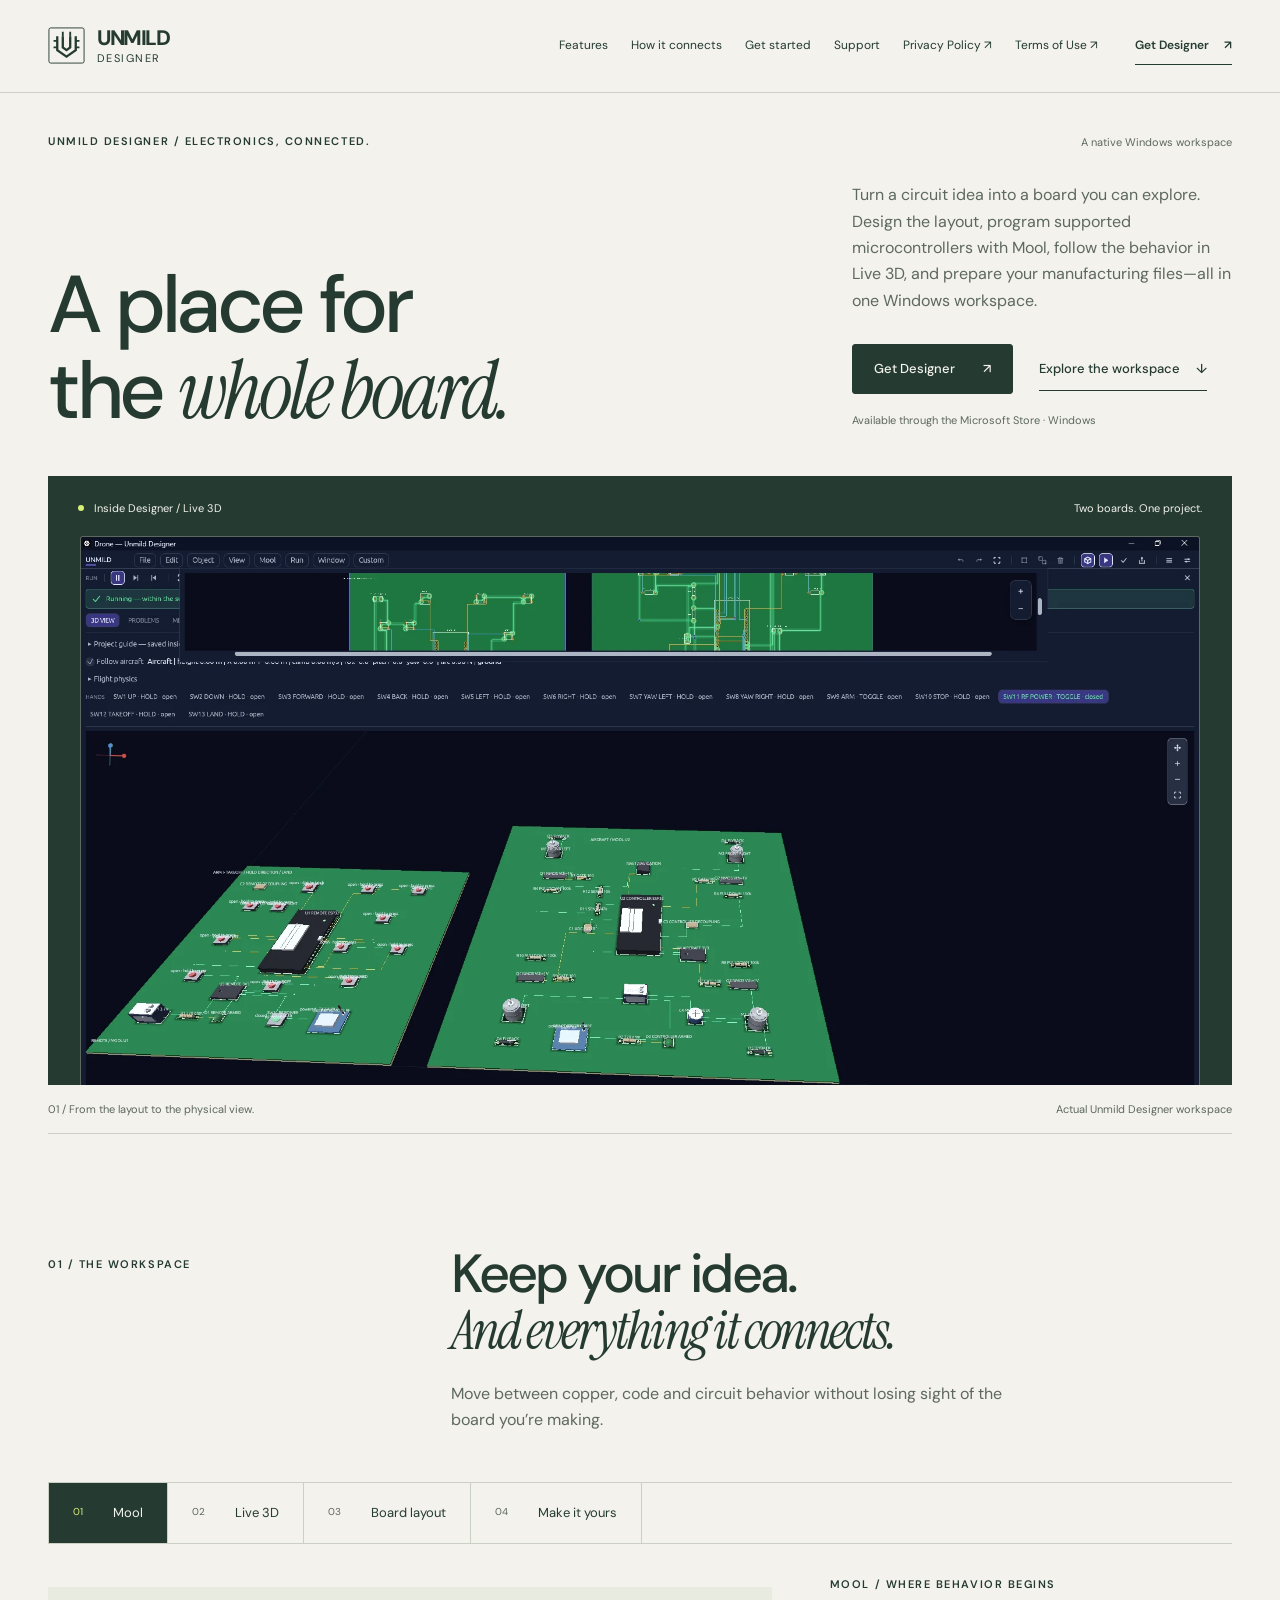
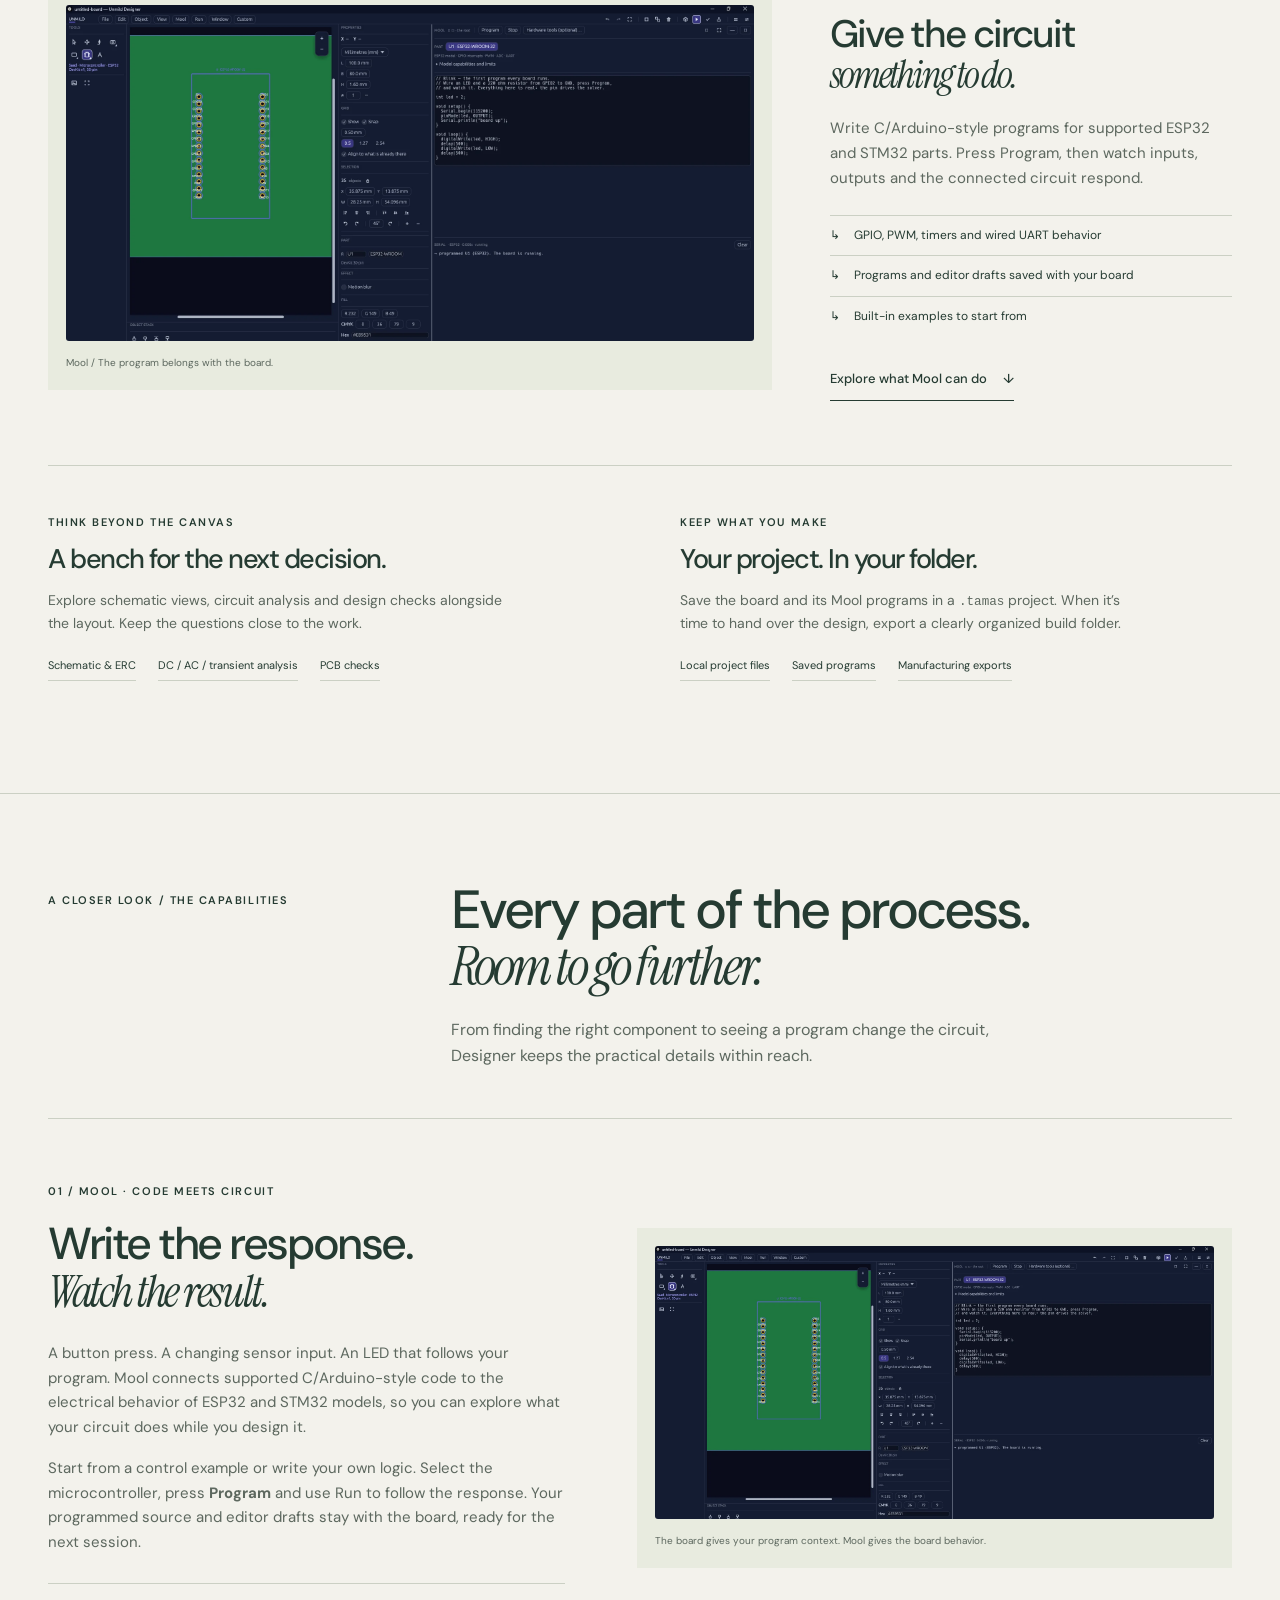
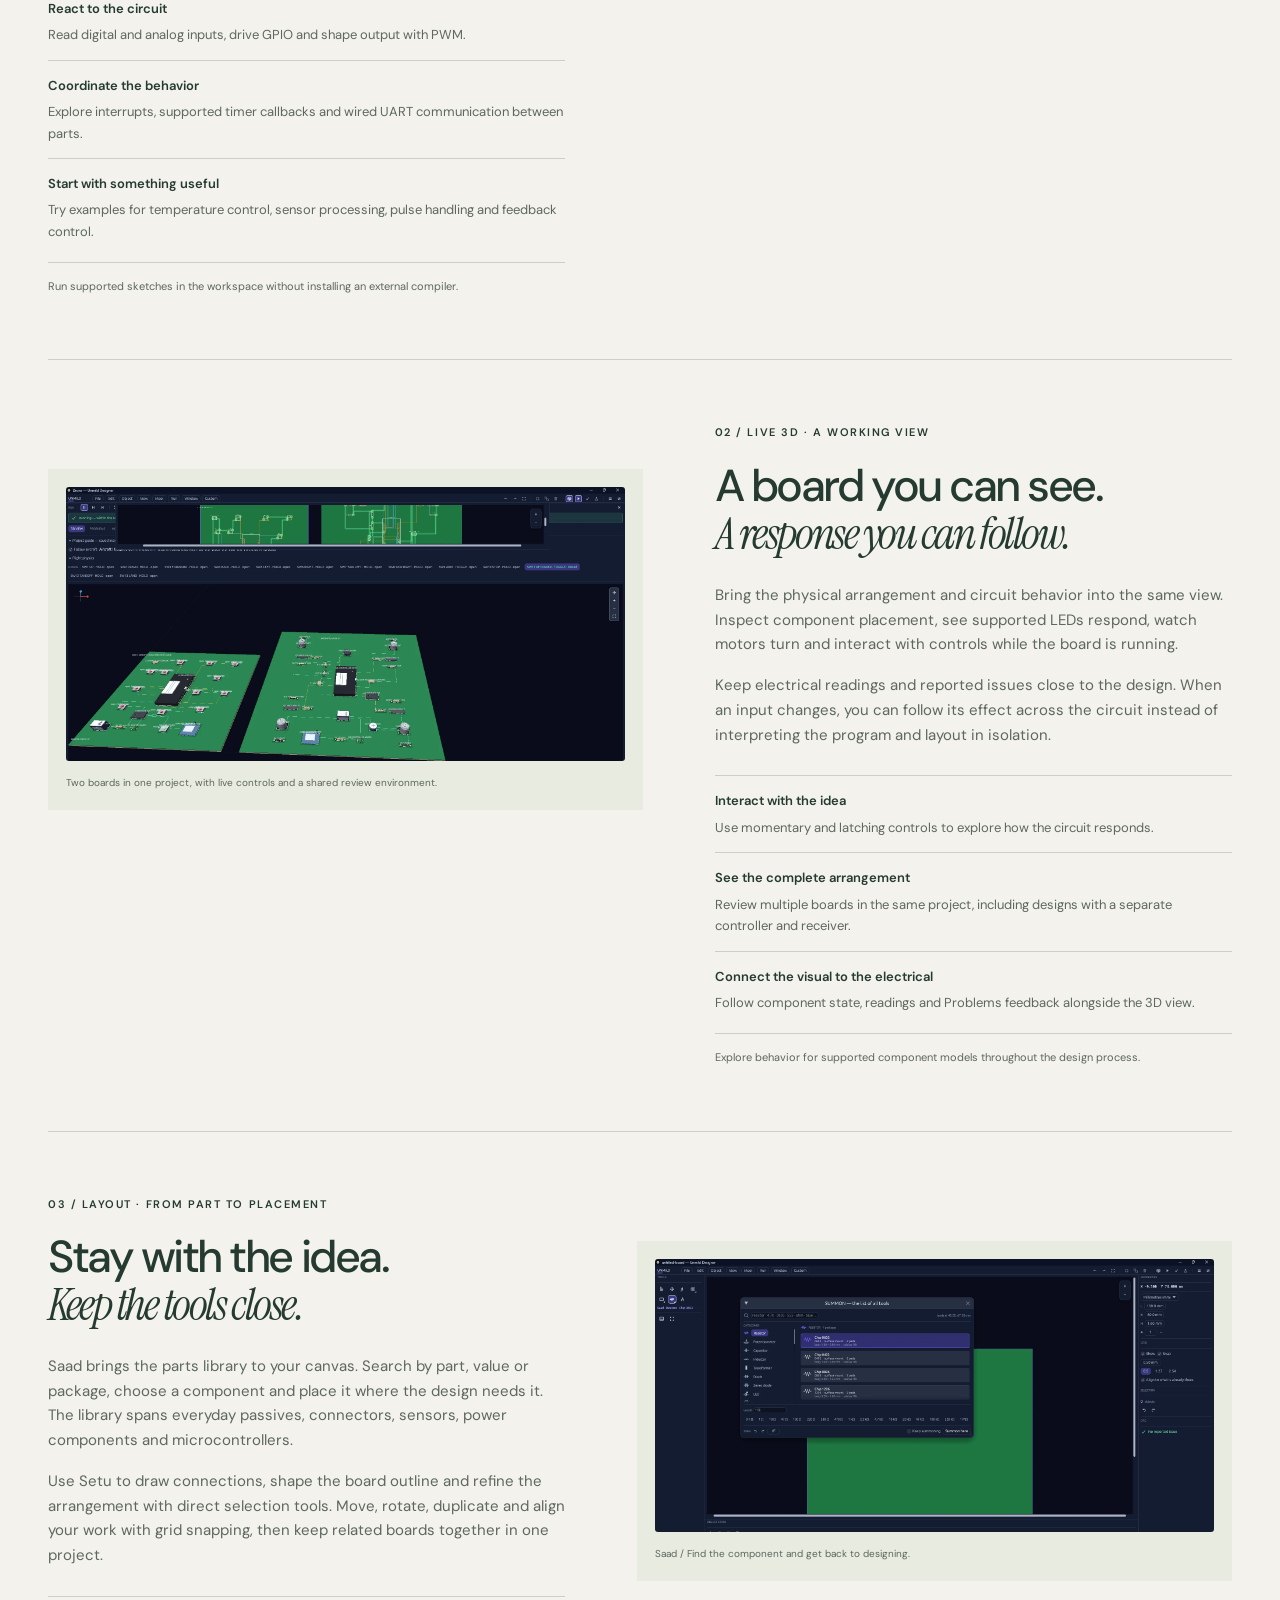
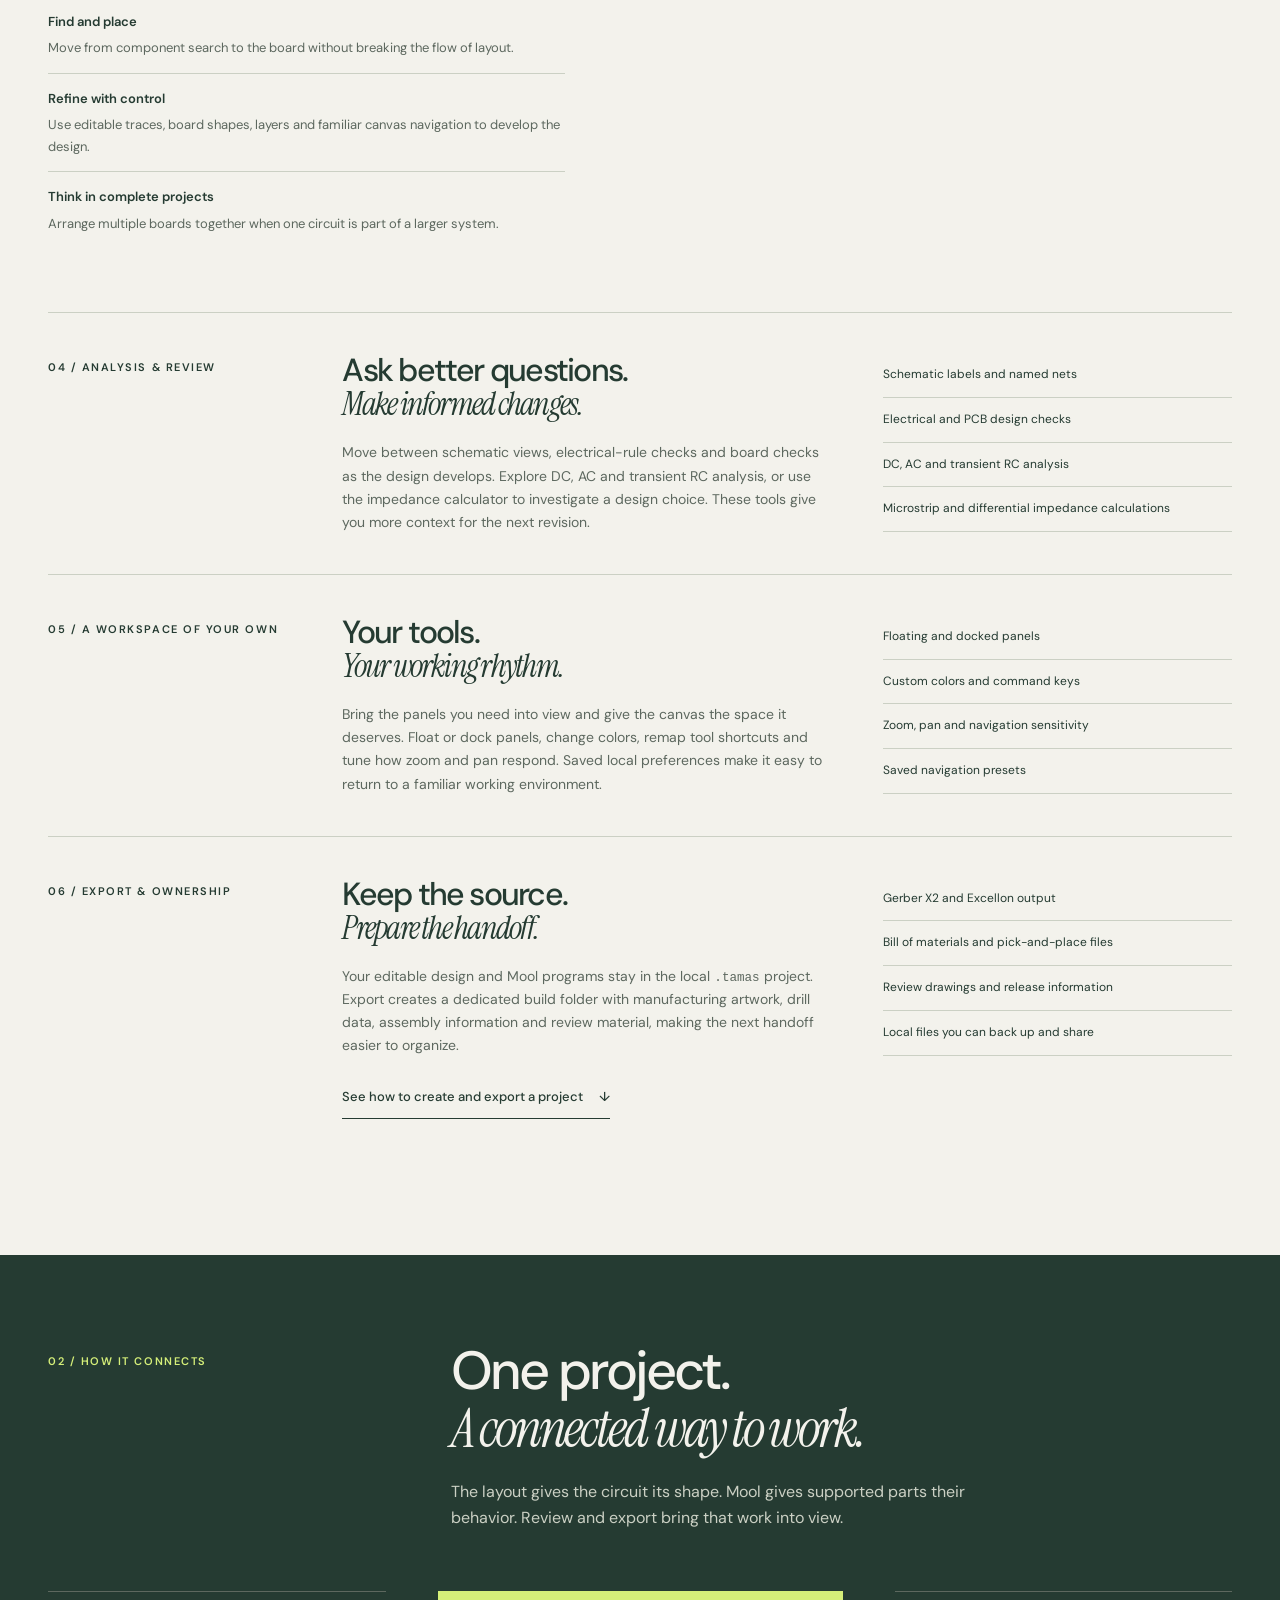
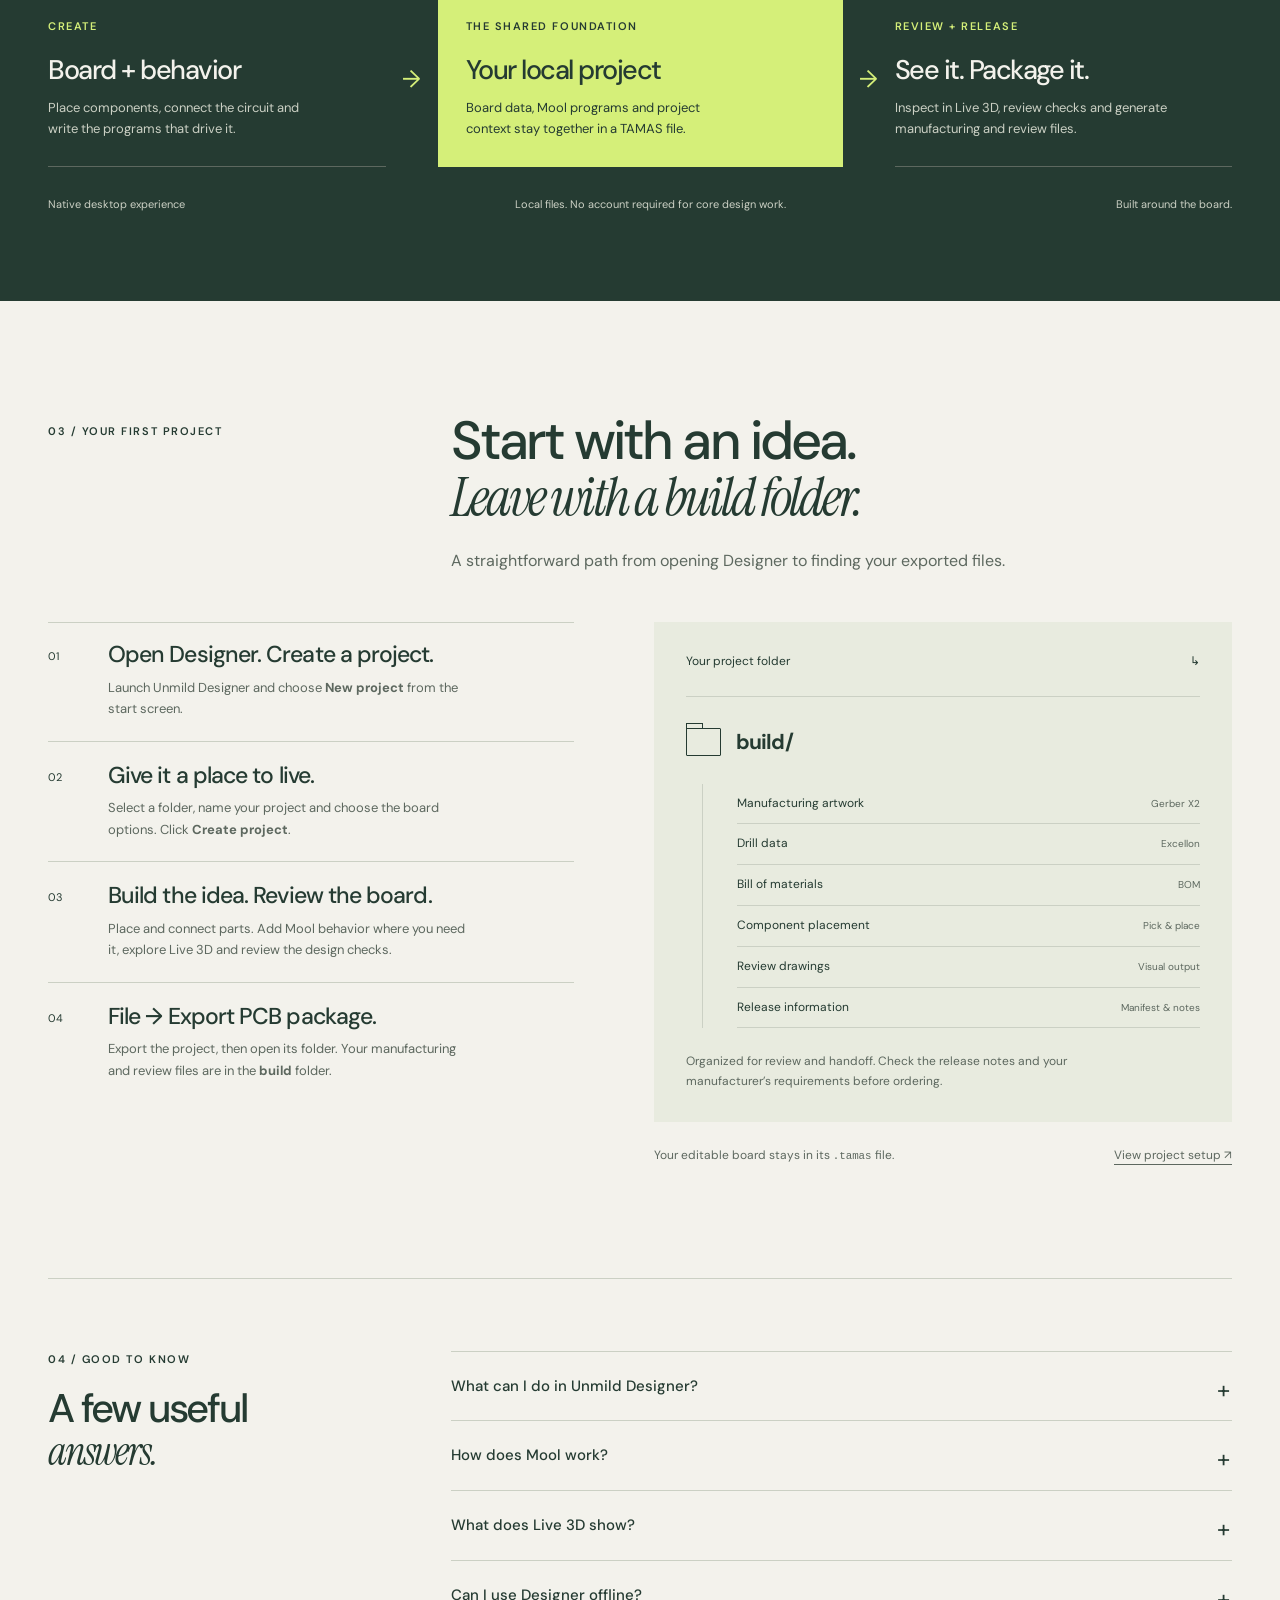
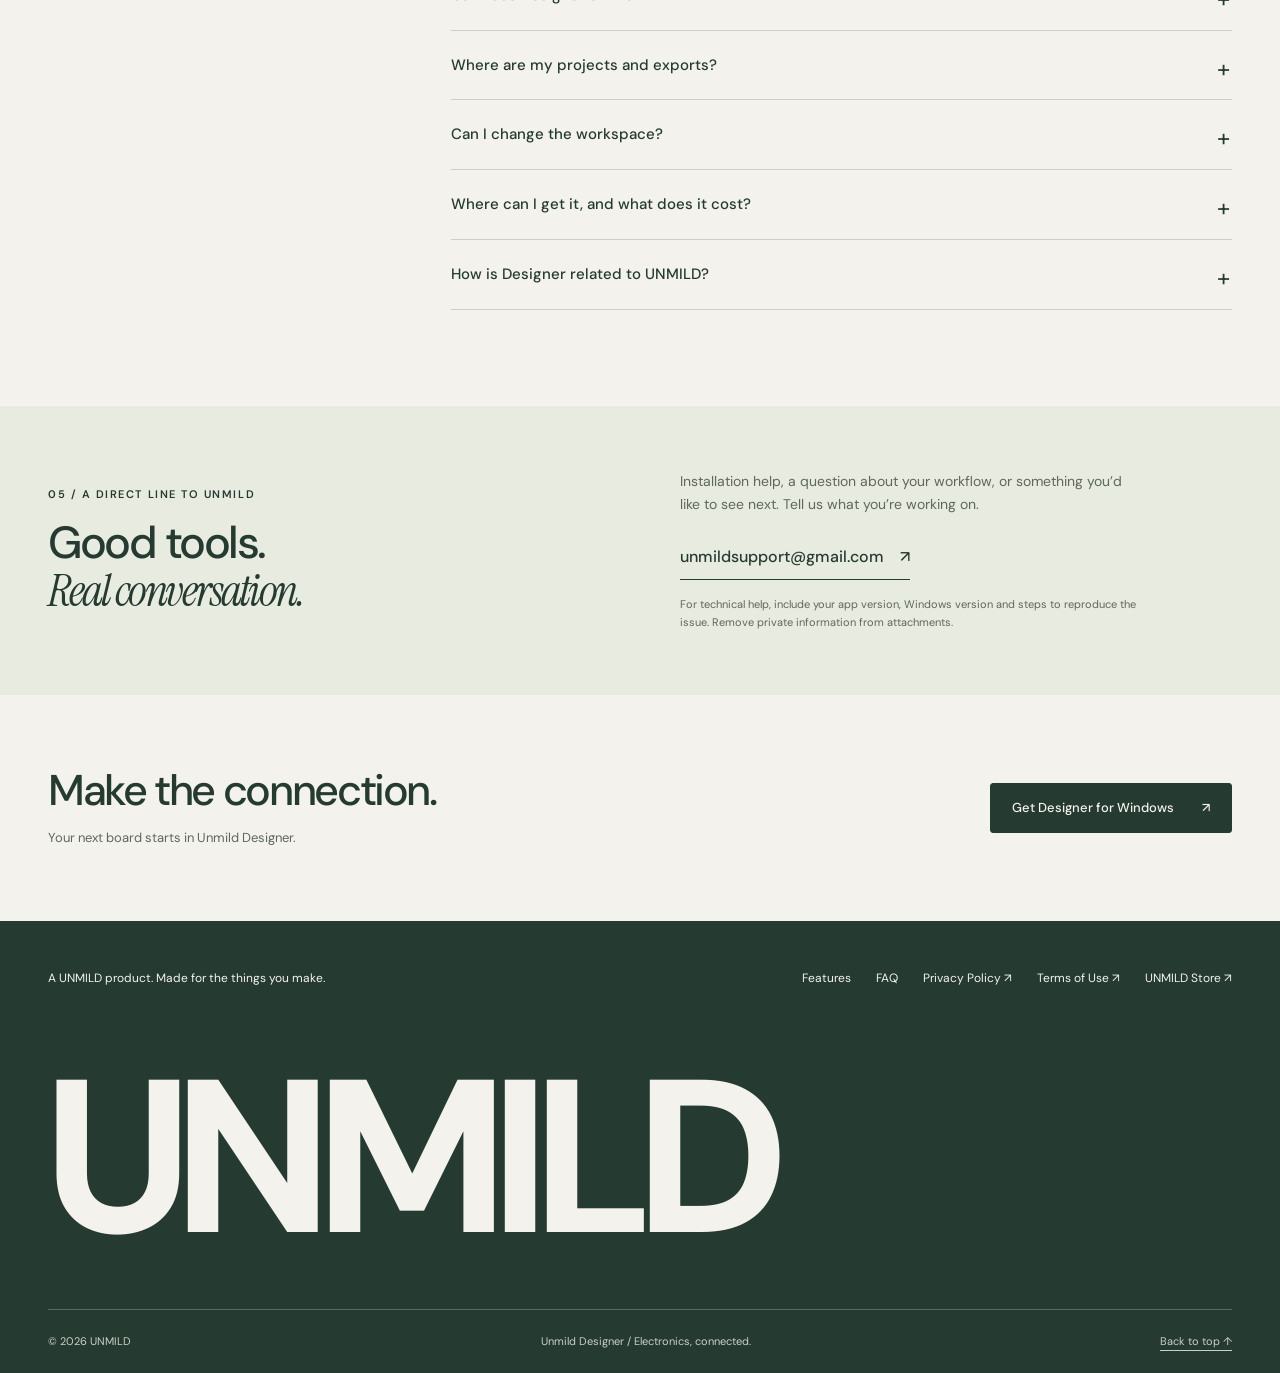
<file: index.html>
<!doctype html>
<html lang="en" class="no-js">
<head>
  <meta charset="utf-8">
  <meta name="viewport" content="width=device-width, initial-scale=1">
  <title>Unmild Designer — A place for the whole board.</title>
  <meta name="description" content="PCB layout, Mool programming, Live 3D and manufacturing exports in one Windows workspace. Make the connection with Unmild Designer by UNMILD.">
  <meta name="theme-color" content="#f3f2ec">
  <meta property="og:type" content="website">
  <meta property="og:site_name" content="Unmild Designer">
  <meta property="og:title" content="Unmild Designer — A place for the whole board.">
  <meta property="og:description" content="Place the parts. Write the behavior. See your board come to life.">
  <meta property="og:image" content="https://unmild.github.io/unmild-designer/images/social-preview.png">
  <meta name="twitter:card" content="summary_large_image">
  <link rel="icon" href="images/favicon.svg" type="image/svg+xml">
  <link rel="stylesheet" href="css/style.css">
  <script src="js/main.js" defer></script>
  <script type="application/ld+json">{"@context":"https://schema.org","@type":"SoftwareApplication","name":"Unmild Designer","operatingSystem":"Windows","applicationCategory":"DesignApplication","description":"A desktop workspace for PCB layout, Mool programming, Live 3D review and manufacturing exports.","publisher":{"@type":"Organization","name":"UNMILD","url":"https://unmild.store"},"url":"https://unmild.github.io/unmild-designer/","installUrl":"https://apps.microsoft.com/detail/9N8356C8128M"}</script>
</head>
<body>
<a class="skip-link" href="#main">Skip to content</a>
<header class="site-header">
  <div class="container nav-inner">
    <a class="brand" href="index.html" aria-label="Unmild Designer home">
      <img src="images/logo.svg" width="40" height="40" alt="">
      <span class="brand-word"><strong>UNMILD</strong><span>Designer</span></span>
    </a>
    <button class="nav-toggle" type="button" aria-expanded="false" aria-controls="nav-links">Menu <span aria-hidden="true">+</span></button>
    <nav class="nav-links" id="nav-links" aria-label="Primary">
      <a href="#features">Features</a>
      <a href="#architecture">How it connects</a>
      <a href="#start">Get started</a>
      <a href="#support">Support</a>
      <a href="privacy.html" target="_blank" rel="noopener noreferrer" aria-label="Privacy Policy (opens in a new tab)">Privacy Policy <span aria-hidden="true">↗</span></a>
      <a href="terms.html" target="_blank" rel="noopener noreferrer" aria-label="Terms of Use (opens in a new tab)">Terms of Use <span aria-hidden="true">↗</span></a>
      <a class="nav-cta" href="https://apps.microsoft.com/detail/9N8356C8128M">Get Designer <span class="arrow" aria-hidden="true">↗</span></a>
    </nav>
  </div>
</header>
<main id="main" tabindex="-1">
  <section class="container hero" aria-labelledby="hero-title">
    <div class="hero-meta">
      <p class="eyebrow">UNMILD Designer / Electronics, connected.</p>
      <span class="edition">A native Windows workspace</span>
    </div>
    <div class="hero-grid">
      <h1 id="hero-title">A place for<br>the <em>whole board.</em></h1>
      <div class="hero-copy">
        <p>Turn a circuit idea into a board you can explore. Design the layout, program supported microcontrollers with Mool, follow the behavior in Live 3D, and prepare your manufacturing files—all in one Windows workspace.</p>
        <div class="actions">
          <a class="button" href="https://apps.microsoft.com/detail/9N8356C8128M">Get Designer <span aria-hidden="true">↗</span></a>
          <a class="text-link" href="#platform">Explore the workspace <span aria-hidden="true">↓</span></a>
        </div>
        <p class="availability">Available through the Microsoft Store · Windows</p>
      </div>
    </div>
    <figure>
      <div class="product-stage">
        <div class="stage-label"><span><i class="status-dot" aria-hidden="true"></i> Inside Designer / Live 3D</span><span>Two boards. One project.</span></div>
        <div class="hero-screen">
          <img src="images/product/live-3d-bench.webp" width="1920" height="1080" alt="Unmild Designer showing two connected PCB layouts above a Live 3D view of their components and copper." fetchpriority="high" data-product-image>
        </div>
      </div>
      <figcaption class="figure-caption"><span>01 / From the layout to the physical view.</span><span>Actual Unmild Designer workspace</span></figcaption>
    </figure>
  </section>

  <section class="container section" id="platform" aria-labelledby="platform-title">
    <div class="section-head">
      <p class="eyebrow">01 / The workspace</p>
      <div><h2 id="platform-title">Keep your idea.<br><em>And everything it connects.</em></h2><p>Move between copper, code and circuit behavior without losing sight of the board you’re making.</p></div>
    </div>
    <div class="feature-nav" aria-label="Explore the workspace">
      <button class="feature-tab" type="button" id="tab-mool" aria-controls="panel-mool"><small>01</small> Mool</button>
      <button class="feature-tab" type="button" id="tab-live" aria-controls="panel-live"><small>02</small> Live 3D</button>
      <button class="feature-tab" type="button" id="tab-layout" aria-controls="panel-layout"><small>03</small> Board layout</button>
      <button class="feature-tab" type="button" id="tab-workspace" aria-controls="panel-workspace"><small>04</small> Make it yours</button>
    </div>
    <div class="feature-panel" id="panel-mool" aria-labelledby="tab-mool">
      <figure class="product-shot">
        <div class="screen-crop"><img src="images/product/mool-workspace.webp" width="1920" height="1080" alt="Mool's code editor docked next to a board with a placed microcontroller." loading="lazy" data-product-image></div>
        <figcaption>Mool / The program belongs with the board.</figcaption>
      </figure>
      <div class="feature-copy">
        <p class="eyebrow">Mool / Where behavior begins</p>
        <h3>Give the circuit<br><em>something to do.</em></h3>
        <p>Write C/Arduino-style programs for supported ESP32 and STM32 parts. Press Program, then watch inputs, outputs and the connected circuit respond.</p>
        <ul class="feature-list">
          <li>GPIO, PWM, timers and wired UART behavior</li>
          <li>Programs and editor drafts saved with your board</li>
          <li>Built-in examples to start from</li>
        </ul>
        <a class="text-link" href="#mool">Explore what Mool can do <span aria-hidden="true">↓</span></a>
      </div>
    </div>
    <div class="feature-panel" id="panel-live" aria-labelledby="tab-live">
      <figure class="product-shot">
        <div class="screen-crop"><img src="images/product/live-3d-bench.webp" width="1920" height="1080" alt="Two populated boards in Designer's Live 3D view, with their layout visible above." loading="lazy" data-product-image></div>
        <figcaption>Live 3D / See the board in context.</figcaption>
      </figure>
      <div class="feature-copy">
        <p class="eyebrow">Live 3D / More than a still view</p>
        <h3>See the shape.<br><em>Follow the behavior.</em></h3>
        <p>Review the board in three dimensions while Run brings supported components to life. Follow LEDs, motors, controls and electrical readings in context.</p>
        <ul class="feature-list"><li>Physical layout and live component state</li><li>Interactive buttons and controls</li><li>Readings and issues alongside the design</li></ul>
        <a class="text-link" href="#live-3d">Take a closer look at Live 3D <span aria-hidden="true">↓</span></a>
      </div>
    </div>
    <div class="feature-panel" id="panel-layout" aria-labelledby="tab-layout">
      <figure class="product-shot">
        <div class="screen-crop"><img src="images/product/multi-board-layout.webp" width="1920" height="1080" alt="Two routed circuit boards arranged side by side in the same Designer project." loading="lazy" data-product-image></div>
        <figcaption>Board layout / Room for the complete project.</figcaption>
      </figure>
      <div class="feature-copy">
        <p class="eyebrow">Board layout / Direct by design</p>
        <h3>From a blank board<br><em>to connected ideas.</em></h3>
        <p>Find parts with Saad, connect them with Setu, and shape the layout on a precise canvas. Keep multiple boards together when your idea needs more than one.</p>
        <ul class="feature-list"><li>Search parts by name, value or package</li><li>Place, route, move, rotate and duplicate</li><li>Grid snap, layers and board outlines</li></ul>
        <a class="text-link" href="#layout">Explore the layout tools <span aria-hidden="true">↓</span></a>
      </div>
    </div>
    <div class="feature-panel" id="panel-workspace" aria-labelledby="tab-workspace">
      <figure class="product-shot">
        <div class="screen-crop"><img src="images/product/board-live-3d.webp" width="1920" height="1080" alt="A floating Run window sits alongside the board canvas and properties panel." loading="lazy" data-product-image></div>
        <figcaption>Your workspace / Arrange it around the way you work.</figcaption>
      </figure>
      <div class="feature-copy">
        <p class="eyebrow">Personal workspace / Your rhythm</p>
        <h3>A familiar place.<br><em>On your terms.</em></h3>
        <p>Float or dock panels. Tune colors, shortcuts, zoom and pan. Save the working environment that feels natural to you and return to it next time.</p>
        <ul class="feature-list"><li>Configurable colors and tool shortcuts</li><li>Navigation sensitivity and presets</li><li>Flexible panels and local preferences</li></ul>
        <a class="text-link" href="#custom">Make the workspace yours <span aria-hidden="true">↓</span></a>
      </div>
    </div>
    <div class="workbench">
      <article><p class="eyebrow">Think beyond the canvas</p><h3>A bench for the next decision.</h3><p>Explore schematic views, circuit analysis and design checks alongside the layout. Keep the questions close to the work.</p><div class="inline-specs"><span>Schematic &amp; ERC</span><span>DC / AC / transient analysis</span><span>PCB checks</span></div></article>
      <article><p class="eyebrow">Keep what you make</p><h3>Your project. In your folder.</h3><p>Save the board and its Mool programs in a <code>.tamas</code> project. When it’s time to hand over the design, export a clearly organized build folder.</p><div class="inline-specs"><span>Local project files</span><span>Saved programs</span><span>Manufacturing exports</span></div></article>
    </div>
  </section>

  <section class="feature-stories" id="features" aria-labelledby="features-title">
    <div class="container">
      <div class="section-head">
        <p class="eyebrow">A closer look / The capabilities</p>
        <div><h2 id="features-title">Every part of the process.<br><em>Room to go further.</em></h2><p>From finding the right component to seeing a program change the circuit, Designer keeps the practical details within reach.</p></div>
      </div>

      <article class="story-row" id="mool" aria-labelledby="mool-title">
        <div class="story-copy">
          <p class="eyebrow">01 / Mool · Code meets circuit</p>
          <h3 id="mool-title">Write the response.<br><em>Watch the result.</em></h3>
          <p>A button press. A changing sensor input. An LED that follows your program. Mool connects supported C/Arduino-style code to the electrical behavior of ESP32 and STM32 models, so you can explore what your circuit does while you design it.</p>
          <p>Start from a control example or write your own logic. Select the microcontroller, press <strong>Program</strong> and use Run to follow the response. Your programmed source and editor drafts stay with the board, ready for the next session.</p>
          <dl class="benefit-list">
            <div><dt>React to the circuit</dt><dd>Read digital and analog inputs, drive GPIO and shape output with PWM.</dd></div>
            <div><dt>Coordinate the behavior</dt><dd>Explore interrupts, supported timer callbacks and wired UART communication between parts.</dd></div>
            <div><dt>Start with something useful</dt><dd>Try examples for temperature control, sensor processing, pulse handling and feedback control.</dd></div>
          </dl>
          <p class="story-footnote">Run supported sketches in the workspace without installing an external compiler.</p>
        </div>
        <figure class="story-image product-shot">
          <div class="screen-crop"><img src="images/product/mool-workspace.webp" width="1920" height="1080" alt="A microcontroller board and its Mool program arranged side by side inside Designer." loading="lazy" data-product-image></div>
          <figcaption>The board gives your program context. Mool gives the board behavior.</figcaption>
        </figure>
      </article>

      <article class="story-row story-reverse" id="live-3d" aria-labelledby="live-title">
        <div class="story-copy">
          <p class="eyebrow">02 / Live 3D · A working view</p>
          <h3 id="live-title">A board you can see.<br><em>A response you can follow.</em></h3>
          <p>Bring the physical arrangement and circuit behavior into the same view. Inspect component placement, see supported LEDs respond, watch motors turn and interact with controls while the board is running.</p>
          <p>Keep electrical readings and reported issues close to the design. When an input changes, you can follow its effect across the circuit instead of interpreting the program and layout in isolation.</p>
          <dl class="benefit-list">
            <div><dt>Interact with the idea</dt><dd>Use momentary and latching controls to explore how the circuit responds.</dd></div>
            <div><dt>See the complete arrangement</dt><dd>Review multiple boards in the same project, including designs with a separate controller and receiver.</dd></div>
            <div><dt>Connect the visual to the electrical</dt><dd>Follow component state, readings and Problems feedback alongside the 3D view.</dd></div>
          </dl>
          <p class="story-footnote">Explore behavior for supported component models throughout the design process.</p>
        </div>
        <figure class="story-image product-shot">
          <div class="screen-crop"><img src="images/product/live-3d-bench.webp" width="1920" height="1080" alt="Live 3D displays a controller board and a second board with motors and components." loading="lazy" data-product-image></div>
          <figcaption>Two boards in one project, with live controls and a shared review environment.</figcaption>
        </figure>
      </article>

      <article class="story-row" id="layout" aria-labelledby="layout-title">
        <div class="story-copy">
          <p class="eyebrow">03 / Layout · From part to placement</p>
          <h3 id="layout-title">Stay with the idea.<br><em>Keep the tools close.</em></h3>
          <p>Saad brings the parts library to your canvas. Search by part, value or package, choose a component and place it where the design needs it. The library spans everyday passives, connectors, sensors, power components and microcontrollers.</p>
          <p>Use Setu to draw connections, shape the board outline and refine the arrangement with direct selection tools. Move, rotate, duplicate and align your work with grid snapping, then keep related boards together in one project.</p>
          <dl class="benefit-list">
            <div><dt>Find and place</dt><dd>Move from component search to the board without breaking the flow of layout.</dd></div>
            <div><dt>Refine with control</dt><dd>Use editable traces, board shapes, layers and familiar canvas navigation to develop the design.</dd></div>
            <div><dt>Think in complete projects</dt><dd>Arrange multiple boards together when one circuit is part of a larger system.</dd></div>
          </dl>
        </div>
        <figure class="story-image product-shot">
          <div class="screen-crop"><img src="images/product/component-library.webp" width="1920" height="1080" alt="Saad's searchable component picker open over the board canvas." loading="lazy" data-product-image></div>
          <figcaption>Saad / Find the component and get back to designing.</figcaption>
        </figure>
      </article>

      <div class="capability-ledger">
        <article class="capability-row" id="analysis">
          <p class="eyebrow">04 / Analysis &amp; review</p>
          <div><h3>Ask better questions.<br><em>Make informed changes.</em></h3><p>Move between schematic views, electrical-rule checks and board checks as the design develops. Explore DC, AC and transient RC analysis, or use the impedance calculator to investigate a design choice. These tools give you more context for the next revision.</p></div>
          <ul><li>Schematic labels and named nets</li><li>Electrical and PCB design checks</li><li>DC, AC and transient RC analysis</li><li>Microstrip and differential impedance calculations</li></ul>
        </article>
        <article class="capability-row" id="custom">
          <p class="eyebrow">05 / A workspace of your own</p>
          <div><h3>Your tools.<br><em>Your working rhythm.</em></h3><p>Bring the panels you need into view and give the canvas the space it deserves. Float or dock panels, change colors, remap tool shortcuts and tune how zoom and pan respond. Saved local preferences make it easy to return to a familiar working environment.</p></div>
          <ul><li>Floating and docked panels</li><li>Custom colors and command keys</li><li>Zoom, pan and navigation sensitivity</li><li>Saved navigation presets</li></ul>
        </article>
        <article class="capability-row" id="release">
          <p class="eyebrow">06 / Export &amp; ownership</p>
          <div><h3>Keep the source.<br><em>Prepare the handoff.</em></h3><p>Your editable design and Mool programs stay in the local <code>.tamas</code> project. Export creates a dedicated build folder with manufacturing artwork, drill data, assembly information and review material, making the next handoff easier to organize.</p><a class="text-link" href="#start">See how to create and export a project <span aria-hidden="true">↓</span></a></div>
          <ul><li>Gerber X2 and Excellon output</li><li>Bill of materials and pick-and-place files</li><li>Review drawings and release information</li><li>Local files you can back up and share</li></ul>
        </article>
      </div>
    </div>
  </section>

  <section class="architecture" id="architecture" aria-labelledby="architecture-title">
    <div class="container">
      <div class="section-head">
        <p class="eyebrow">02 / How it connects</p>
        <div><h2 id="architecture-title">One project.<br><em>A connected way to work.</em></h2><p>The layout gives the circuit its shape. Mool gives supported parts their behavior. Review and export bring that work into view.</p></div>
      </div>
      <div class="system-flow" aria-label="Workflow: create the design, work in a shared local project, then review and release">
        <article class="flow-unit"><p class="eyebrow">Create</p><h3>Board + behavior</h3><p>Place components, connect the circuit and write the programs that drive it.</p></article>
        <span class="flow-arrow" aria-hidden="true">→</span>
        <article class="flow-unit central"><p class="eyebrow">The shared foundation</p><h3>Your local project</h3><p>Board data, Mool programs and project context stay together in a TAMAS file.</p></article>
        <span class="flow-arrow" aria-hidden="true">→</span>
        <article class="flow-unit"><p class="eyebrow">Review + release</p><h3>See it. Package it.</h3><p>Inspect in Live 3D, review checks and generate manufacturing and review files.</p></article>
      </div>
      <div class="architecture-foot"><span>Native desktop experience</span><span>Local files. No account required for core design work.</span><span>Built around the board.</span></div>
    </div>
  </section>

  <section class="container section" id="start" aria-labelledby="start-title">
    <div class="section-head"><p class="eyebrow">03 / Your first project</p><div><h2 id="start-title">Start with an idea.<br><em>Leave with a build folder.</em></h2><p>A straightforward path from opening Designer to finding your exported files.</p></div></div>
    <div class="how-grid">
      <ol class="steps">
        <li><h3>Open Designer. Create a project.</h3><p>Launch Unmild Designer and choose <strong>New project</strong> from the start screen.</p></li>
        <li><h3>Give it a place to live.</h3><p>Select a folder, name your project and choose the board options. Click <strong>Create project</strong>.</p></li>
        <li><h3>Build the idea. Review the board.</h3><p>Place and connect parts. Add Mool behavior where you need it, explore Live 3D and review the design checks.</p></li>
        <li><h3>File → Export PCB package.</h3><p>Export the project, then open its folder. Your manufacturing and review files are in the <strong>build</strong> folder.</p></li>
      </ol>
      <div>
        <div class="export-package">
          <div class="package-top"><span>Your project folder</span><span aria-hidden="true">↳</span></div>
          <div class="folder-row"><span class="folder-icon" aria-hidden="true"></span><strong>build/</strong></div>
          <ul class="file-list">
            <li><span>Manufacturing artwork</span><span>Gerber X2</span></li>
            <li><span>Drill data</span><span>Excellon</span></li>
            <li><span>Bill of materials</span><span>BOM</span></li>
            <li><span>Component placement</span><span>Pick &amp; place</span></li>
            <li><span>Review drawings</span><span>Visual output</span></li>
            <li><span>Release information</span><span>Manifest &amp; notes</span></li>
          </ul>
          <p>Organized for review and handoff. Check the release notes and your manufacturer’s requirements before ordering.</p>
        </div>
        <div class="get-started-note"><span>Your editable board stays in its <code>.tamas</code> file.</span><a href="images/product/create-project.webp">View project setup <span aria-hidden="true">↗</span></a></div>
      </div>
    </div>
  </section>

  <section class="container faq-section" id="faq" aria-labelledby="faq-title">
    <div class="faq-heading"><p class="eyebrow">04 / Good to know</p><h2 id="faq-title">A few useful<br><em>answers.</em></h2></div>
    <div class="faq">
      <details><summary>What can I do in Unmild Designer?</summary><p>Design PCB layouts, arrange multiple boards, write supported microcontroller programs in Mool, explore behavior in Live 3D, review design checks and export manufacturing files. It’s one desktop workspace for the board and what it does.</p></details>
      <details><summary>How does Mool work?</summary><p>Mool runs a supported C/Arduino-style subset for ESP32 and STM32 models against the connected circuit. Choose a part, write or load an example and press Program. Programs and drafts are saved with the board. Running a sketch in Mool does not require an external compiler.</p></details>
      <details><summary>What does Live 3D show?</summary><p>The board and its placed components in three dimensions, with live behavior for supported parts during Run. See LEDs respond, motors turn and controls affect the circuit while following readings and reported issues.</p></details>
      <details><summary>Can I use Designer offline?</summary><p>Core design, local project saving, Mool and exports work on your computer without a Designer account or AI API key. Downloading the app, Store services, external links and contacting support use the internet.</p></details>
      <details><summary>Where are my projects and exports?</summary><p>Your project lives in the folder you select. The editable board uses the <code>.tamas</code> format, and File → Export PCB package writes output to a <code>build</code> folder within the project. Keep the project folder backed up.</p></details>
      <details><summary>Can I change the workspace?</summary><p>Yes. Customize colors, tool shortcuts, zoom and pan behavior, and arrange floating or docked panels. Designer saves your local preferences for the next session.</p></details>
      <details><summary>Where can I get it, and what does it cost?</summary><p>Visit <a href="https://apps.microsoft.com/detail/9N8356C8128M">Unmild Designer on the Microsoft Store</a> for current pricing, availability and installation details. For a product or purchase question, <a href="#support">contact UNMILD</a>.</p></details>
      <details><summary>How is Designer related to UNMILD?</summary><p>Designer is UNMILD’s dedicated electronics design product. It has its own workspace and purpose, alongside the other tools at <a href="https://unmild.store">unmild.store</a>.</p></details>
    </div>
  </section>

  <section class="support" id="support" aria-labelledby="support-title">
    <div class="container support-grid">
      <div><p class="eyebrow">05 / A direct line to UNMILD</p><h2 id="support-title">Good tools.<br><em>Real conversation.</em></h2></div>
      <div class="support-copy"><p>Installation help, a question about your workflow, or something you’d like to see next. Tell us what you’re working on.</p><a class="text-link" href="mailto:unmildsupport@gmail.com?subject=Unmild%20Designer%20support">unmildsupport@gmail.com <span aria-hidden="true">↗</span></a><p class="support-note">For technical help, include your app version, Windows version and steps to reproduce the issue. Remove private information from attachments.</p></div>
    </div>
  </section>
  <section class="container closing" aria-labelledby="closing-title">
    <div><h2 id="closing-title">Make the connection.</h2><p>Your next board starts in Unmild Designer.</p></div>
    <a class="button" href="https://apps.microsoft.com/detail/9N8356C8128M">Get Designer for Windows <span aria-hidden="true">↗</span></a>
  </section>
</main>
<footer class="site-footer">
  <div class="container">
    <div class="footer-top"><p>A UNMILD product. Made for the things you make.</p><nav class="footer-links" aria-label="Footer"><a href="#features">Features</a><a href="#faq">FAQ</a><a href="privacy.html" target="_blank" rel="noopener noreferrer" aria-label="Privacy Policy (opens in a new tab)">Privacy Policy ↗</a><a href="terms.html" target="_blank" rel="noopener noreferrer" aria-label="Terms of Use (opens in a new tab)">Terms of Use ↗</a><a href="https://unmild.store">UNMILD Store ↗</a></nav></div>
    <div class="footer-word" aria-hidden="true">UNMILD</div>
    <div class="footer-bottom"><span>© 2026 UNMILD</span><span>Unmild Designer / Electronics, connected.</span><a href="#main">Back to top ↑</a></div>
  </div>
</footer>
</body>
</html>
</file>
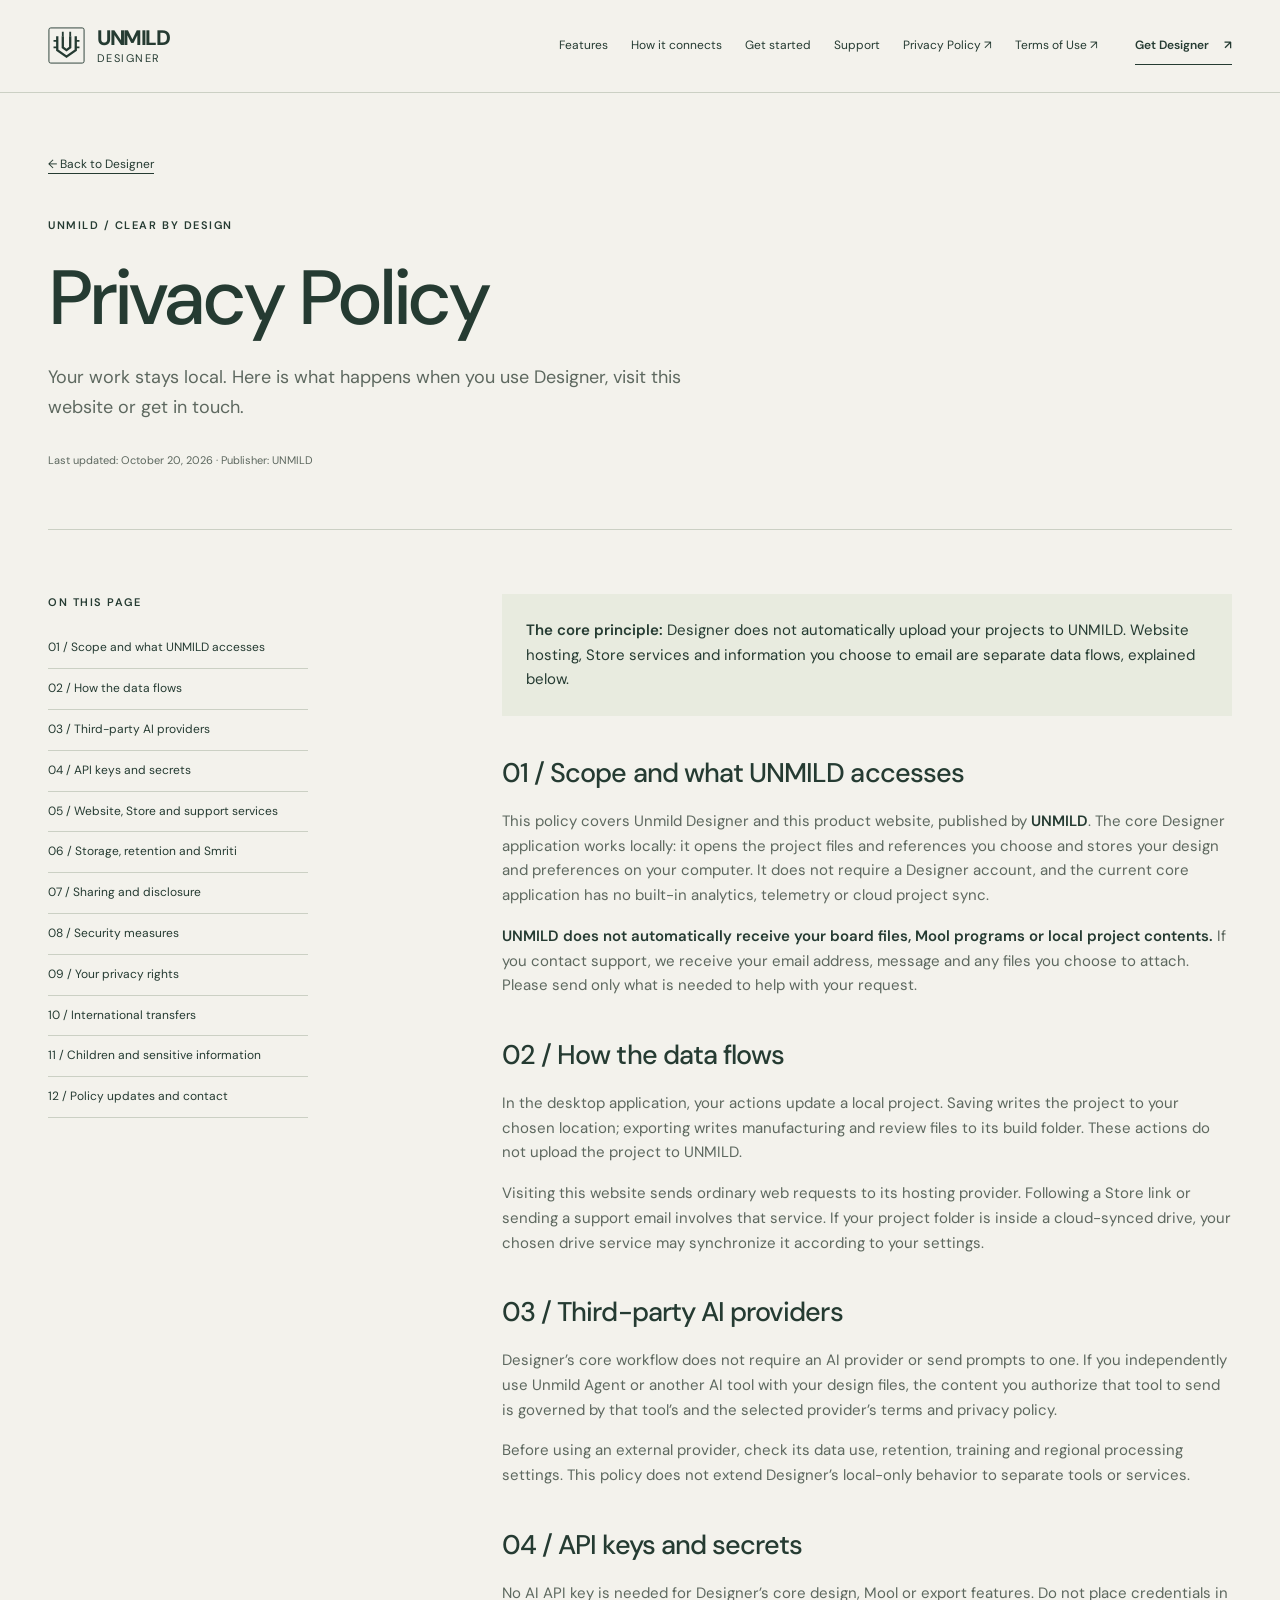
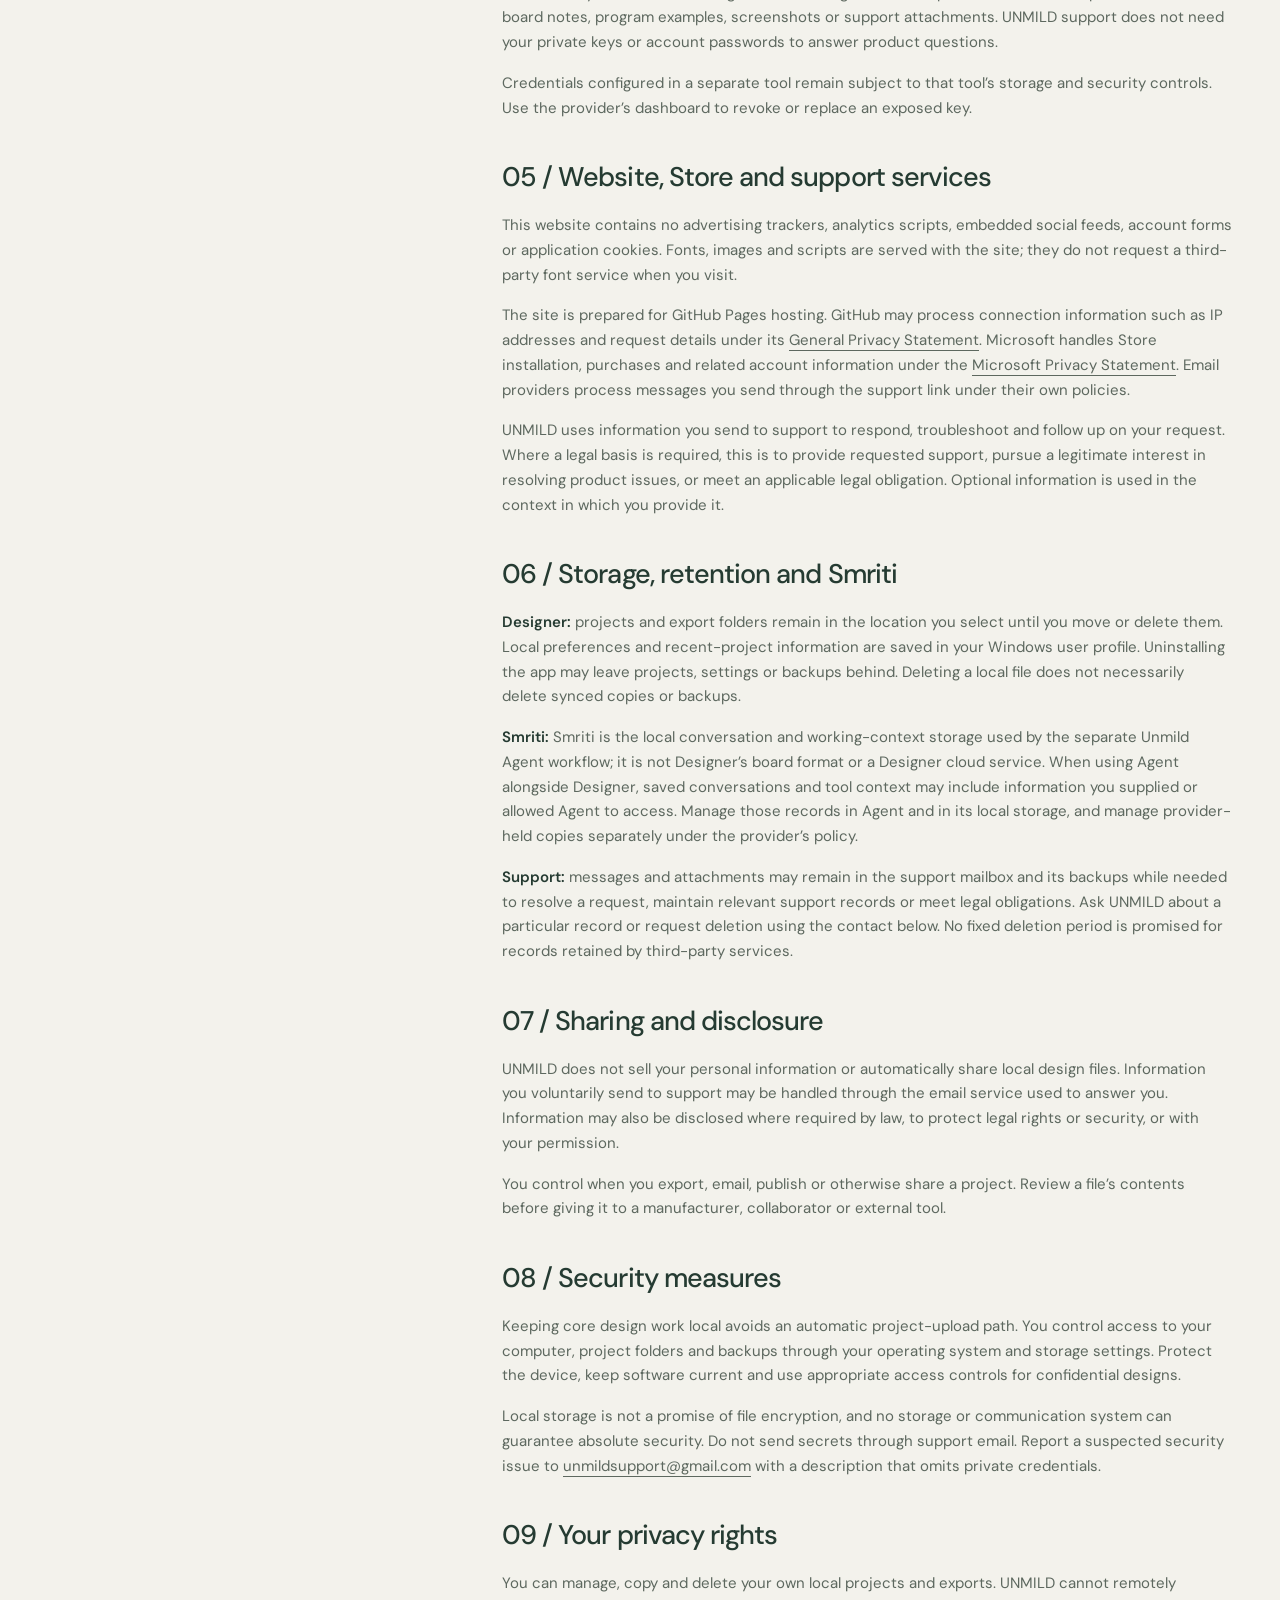
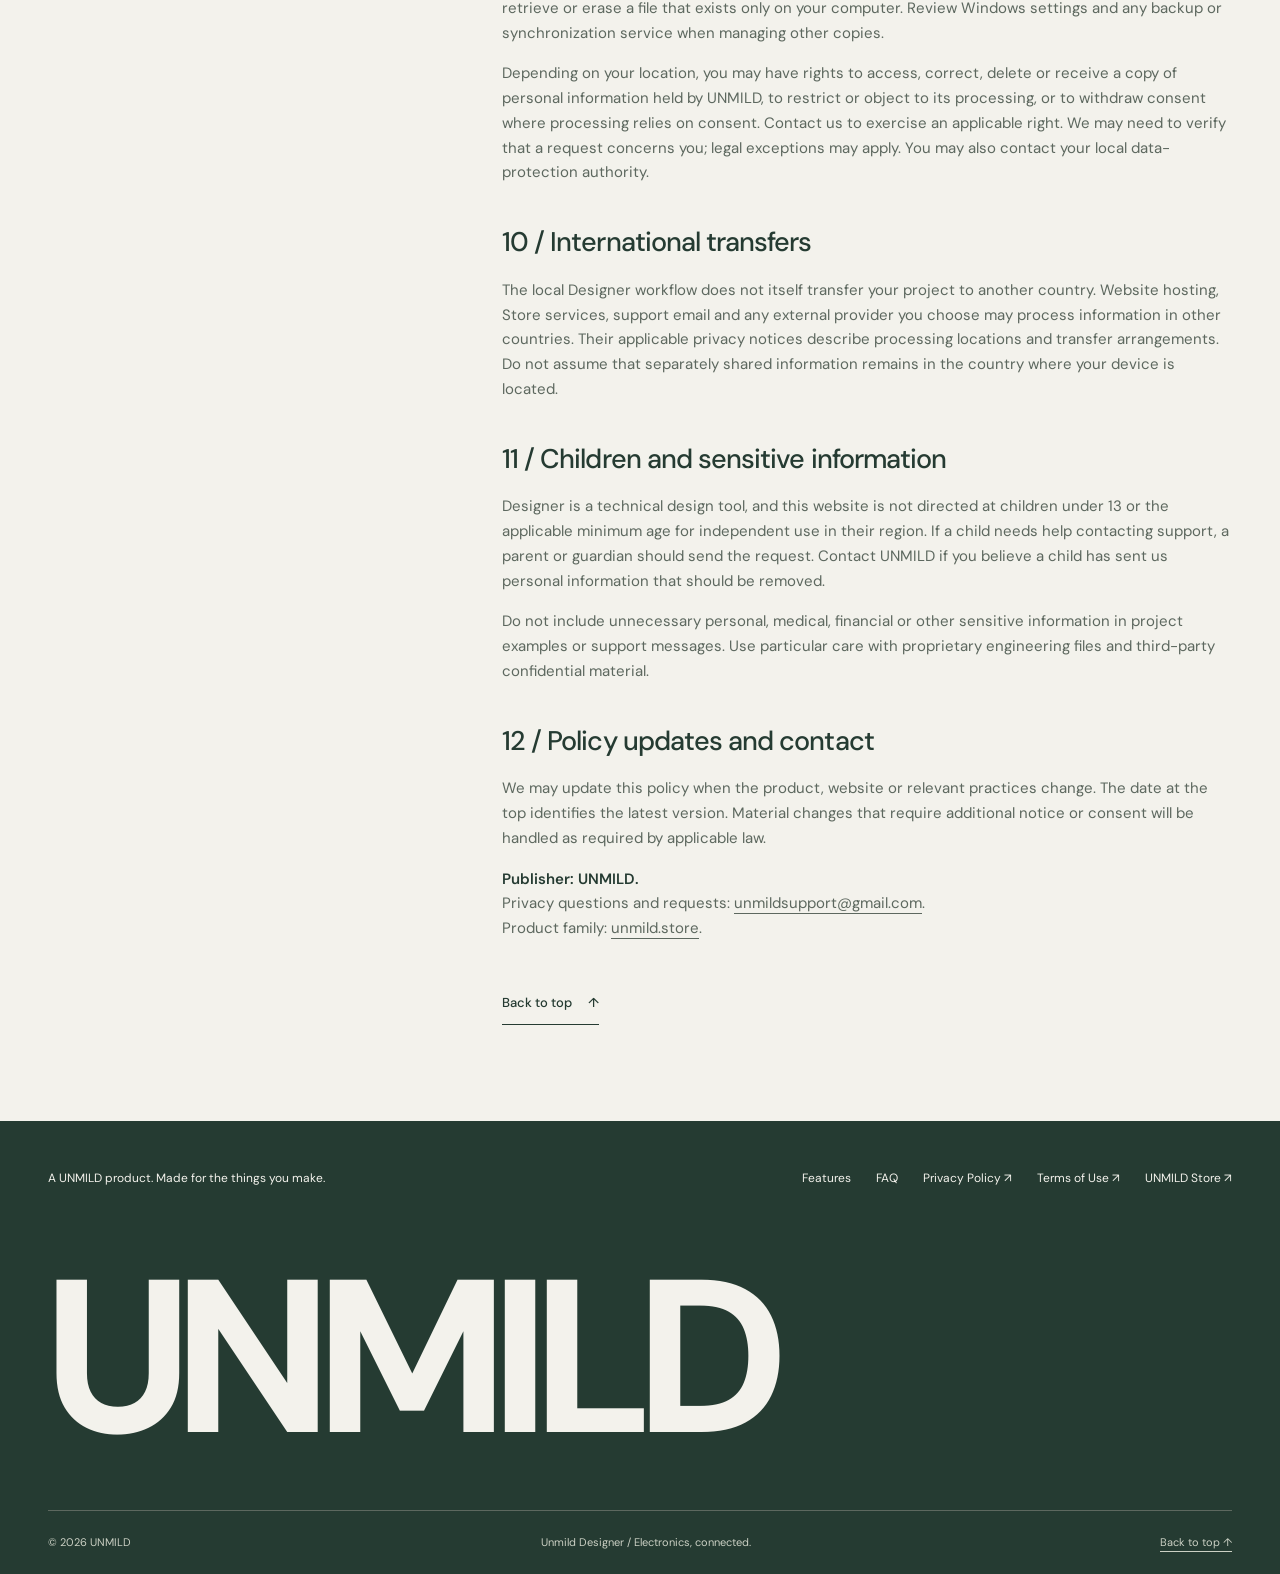
<file: privacy.html>
<!doctype html>
<html lang="en" class="no-js">
<head>
<meta charset="utf-8"><meta name="viewport" content="width=device-width, initial-scale=1">
<title>Privacy Policy — Unmild Designer</title>
<meta name="description" content="Your work stays local. Here is what happens when you use Designer, visit this website or get in touch.">
<meta name="theme-color" content="#f3f2ec">
<link rel="icon" href="images/favicon.svg" type="image/svg+xml">
<link rel="stylesheet" href="css/style.css"><script src="js/main.js" defer></script>
</head>
<body><a class="skip-link" href="#main">Skip to content</a>
<header class="site-header">
  <div class="container nav-inner">
    <a class="brand" href="index.html" aria-label="Unmild Designer home">
      <img src="images/logo.svg" width="40" height="40" alt="">
      <span class="brand-word"><strong>UNMILD</strong><span>Designer</span></span>
    </a>
    <button class="nav-toggle" type="button" aria-expanded="false" aria-controls="nav-links">Menu <span aria-hidden="true">+</span></button>
    <nav class="nav-links" id="nav-links" aria-label="Primary">
      <a href="index.html#features">Features</a>
      <a href="index.html#architecture">How it connects</a>
      <a href="index.html#start">Get started</a>
      <a href="index.html#support">Support</a>
      <a href="privacy.html" target="_blank" rel="noopener noreferrer" aria-label="Privacy Policy (opens in a new tab)">Privacy Policy <span aria-hidden="true">↗</span></a>
      <a href="terms.html" target="_blank" rel="noopener noreferrer" aria-label="Terms of Use (opens in a new tab)">Terms of Use <span aria-hidden="true">↗</span></a>
      <a class="nav-cta" href="https://apps.microsoft.com/detail/9N8356C8128M">Get Designer <span class="arrow" aria-hidden="true">↗</span></a>
    </nav>
  </div>
</header>
<main id="main" tabindex="-1">
<div class="container legal-intro">
<a class="back-link" href="index.html">← Back to Designer</a>
<p class="eyebrow">UNMILD / Clear by design</p>
<h1>Privacy Policy</h1><p class="lede">Your work stays local. Here is what happens when you use Designer, visit this website or get in touch.</p>
<p class="legal-meta">Last updated: October 20, 2026 · Publisher: UNMILD</p>
</div>
<div class="container legal-layout">
<nav class="legal-toc" aria-label="On this page"><p class="eyebrow">On this page</p><ol><li><a href="#scope">01 / Scope and what UNMILD accesses</a></li><li><a href="#flow">02 / How the data flows</a></li><li><a href="#providers">03 / Third-party AI providers</a></li><li><a href="#keys">04 / API keys and secrets</a></li><li><a href="#website">05 / Website, Store and support services</a></li><li><a href="#storage">06 / Storage, retention and Smriti</a></li><li><a href="#sharing">07 / Sharing and disclosure</a></li><li><a href="#security">08 / Security measures</a></li><li><a href="#rights">09 / Your privacy rights</a></li><li><a href="#transfers">10 / International transfers</a></li><li><a href="#children">11 / Children and sensitive information</a></li><li><a href="#updates">12 / Policy updates and contact</a></li></ol></nav>
<div class="legal-body"><div class="legal-callout"><p><strong>The core principle:</strong> Designer does not automatically upload your projects to UNMILD. Website hosting, Store services and information you choose to email are separate data flows, explained below.</p></div>
<section id="scope"><h2>01 / Scope and what UNMILD accesses</h2><p>This policy covers Unmild Designer and this product website, published by <strong>UNMILD</strong>. The core Designer application works locally: it opens the project files and references you choose and stores your design and preferences on your computer. It does not require a Designer account, and the current core application has no built-in analytics, telemetry or cloud project sync.</p><p><strong>UNMILD does not automatically receive your board files, Mool programs or local project contents.</strong> If you contact support, we receive your email address, message and any files you choose to attach. Please send only what is needed to help with your request.</p></section>
<section id="flow"><h2>02 / How the data flows</h2><p>In the desktop application, your actions update a local project. Saving writes the project to your chosen location; exporting writes manufacturing and review files to its build folder. These actions do not upload the project to UNMILD.</p><p>Visiting this website sends ordinary web requests to its hosting provider. Following a Store link or sending a support email involves that service. If your project folder is inside a cloud-synced drive, your chosen drive service may synchronize it according to your settings.</p></section>
<section id="providers"><h2>03 / Third-party AI providers</h2><p>Designer’s core workflow does not require an AI provider or send prompts to one. If you independently use Unmild Agent or another AI tool with your design files, the content you authorize that tool to send is governed by that tool’s and the selected provider’s terms and privacy policy.</p><p>Before using an external provider, check its data use, retention, training and regional processing settings. This policy does not extend Designer’s local-only behavior to separate tools or services.</p></section>
<section id="keys"><h2>04 / API keys and secrets</h2><p>No AI API key is needed for Designer’s core design, Mool or export features. Do not place credentials in board notes, program examples, screenshots or support attachments. UNMILD support does not need your private keys or account passwords to answer product questions.</p><p>Credentials configured in a separate tool remain subject to that tool’s storage and security controls. Use the provider’s dashboard to revoke or replace an exposed key.</p></section>
<section id="website"><h2>05 / Website, Store and support services</h2><p>This website contains no advertising trackers, analytics scripts, embedded social feeds, account forms or application cookies. Fonts, images and scripts are served with the site; they do not request a third-party font service when you visit.</p><p>The site is prepared for GitHub Pages hosting. GitHub may process connection information such as IP addresses and request details under its <a href="https://docs.github.com/en/site-policy/privacy-policies/github-general-privacy-statement">General Privacy Statement</a>. Microsoft handles Store installation, purchases and related account information under the <a href="https://www.microsoft.com/en-us/privacy/privacystatement">Microsoft Privacy Statement</a>. Email providers process messages you send through the support link under their own policies.</p><p>UNMILD uses information you send to support to respond, troubleshoot and follow up on your request. Where a legal basis is required, this is to provide requested support, pursue a legitimate interest in resolving product issues, or meet an applicable legal obligation. Optional information is used in the context in which you provide it.</p></section>
<section id="storage"><h2>06 / Storage, retention and Smriti</h2><p><strong>Designer:</strong> projects and export folders remain in the location you select until you move or delete them. Local preferences and recent-project information are saved in your Windows user profile. Uninstalling the app may leave projects, settings or backups behind. Deleting a local file does not necessarily delete synced copies or backups.</p><p><strong>Smriti:</strong> Smriti is the local conversation and working-context storage used by the separate Unmild Agent workflow; it is not Designer’s board format or a Designer cloud service. When using Agent alongside Designer, saved conversations and tool context may include information you supplied or allowed Agent to access. Manage those records in Agent and in its local storage, and manage provider-held copies separately under the provider’s policy.</p><p><strong>Support:</strong> messages and attachments may remain in the support mailbox and its backups while needed to resolve a request, maintain relevant support records or meet legal obligations. Ask UNMILD about a particular record or request deletion using the contact below. No fixed deletion period is promised for records retained by third-party services.</p></section>
<section id="sharing"><h2>07 / Sharing and disclosure</h2><p>UNMILD does not sell your personal information or automatically share local design files. Information you voluntarily send to support may be handled through the email service used to answer you. Information may also be disclosed where required by law, to protect legal rights or security, or with your permission.</p><p>You control when you export, email, publish or otherwise share a project. Review a file’s contents before giving it to a manufacturer, collaborator or external tool.</p></section>
<section id="security"><h2>08 / Security measures</h2><p>Keeping core design work local avoids an automatic project-upload path. You control access to your computer, project folders and backups through your operating system and storage settings. Protect the device, keep software current and use appropriate access controls for confidential designs.</p><p>Local storage is not a promise of file encryption, and no storage or communication system can guarantee absolute security. Do not send secrets through support email. Report a suspected security issue to <a href="mailto:unmildsupport@gmail.com?subject=Unmild%20Designer%20security">unmildsupport@gmail.com</a> with a description that omits private credentials.</p></section>
<section id="rights"><h2>09 / Your privacy rights</h2><p>You can manage, copy and delete your own local projects and exports. UNMILD cannot remotely retrieve or erase a file that exists only on your computer. Review Windows settings and any backup or synchronization service when managing other copies.</p><p>Depending on your location, you may have rights to access, correct, delete or receive a copy of personal information held by UNMILD, to restrict or object to its processing, or to withdraw consent where processing relies on consent. Contact us to exercise an applicable right. We may need to verify that a request concerns you; legal exceptions may apply. You may also contact your local data-protection authority.</p></section>
<section id="transfers"><h2>10 / International transfers</h2><p>The local Designer workflow does not itself transfer your project to another country. Website hosting, Store services, support email and any external provider you choose may process information in other countries. Their applicable privacy notices describe processing locations and transfer arrangements. Do not assume that separately shared information remains in the country where your device is located.</p></section>
<section id="children"><h2>11 / Children and sensitive information</h2><p>Designer is a technical design tool, and this website is not directed at children under 13 or the applicable minimum age for independent use in their region. If a child needs help contacting support, a parent or guardian should send the request. Contact UNMILD if you believe a child has sent us personal information that should be removed.</p><p>Do not include unnecessary personal, medical, financial or other sensitive information in project examples or support messages. Use particular care with proprietary engineering files and third-party confidential material.</p></section>
<section id="updates"><h2>12 / Policy updates and contact</h2><p>We may update this policy when the product, website or relevant practices change. The date at the top identifies the latest version. Material changes that require additional notice or consent will be handled as required by applicable law.</p><p><strong>Publisher: UNMILD.</strong><br>Privacy questions and requests: <a href="mailto:unmildsupport@gmail.com?subject=Unmild%20Designer%20privacy">unmildsupport@gmail.com</a>.<br>Product family: <a href="https://unmild.store">unmild.store</a>.</p></section>
<a class="text-link" href="#main">Back to top <span aria-hidden="true">↑</span></a>
</div></div></main>
<footer class="site-footer">
  <div class="container">
    <div class="footer-top"><p>A UNMILD product. Made for the things you make.</p><nav class="footer-links" aria-label="Footer"><a href="index.html#features">Features</a><a href="index.html#faq">FAQ</a><a href="privacy.html" target="_blank" rel="noopener noreferrer" aria-label="Privacy Policy (opens in a new tab)">Privacy Policy ↗</a><a href="terms.html" target="_blank" rel="noopener noreferrer" aria-label="Terms of Use (opens in a new tab)">Terms of Use ↗</a><a href="https://unmild.store">UNMILD Store ↗</a></nav></div>
    <div class="footer-word" aria-hidden="true">UNMILD</div>
    <div class="footer-bottom"><span>© 2026 UNMILD</span><span>Unmild Designer / Electronics, connected.</span><a href="index.html#main">Back to top ↑</a></div>
  </div>
</footer>
</body></html>
</file>
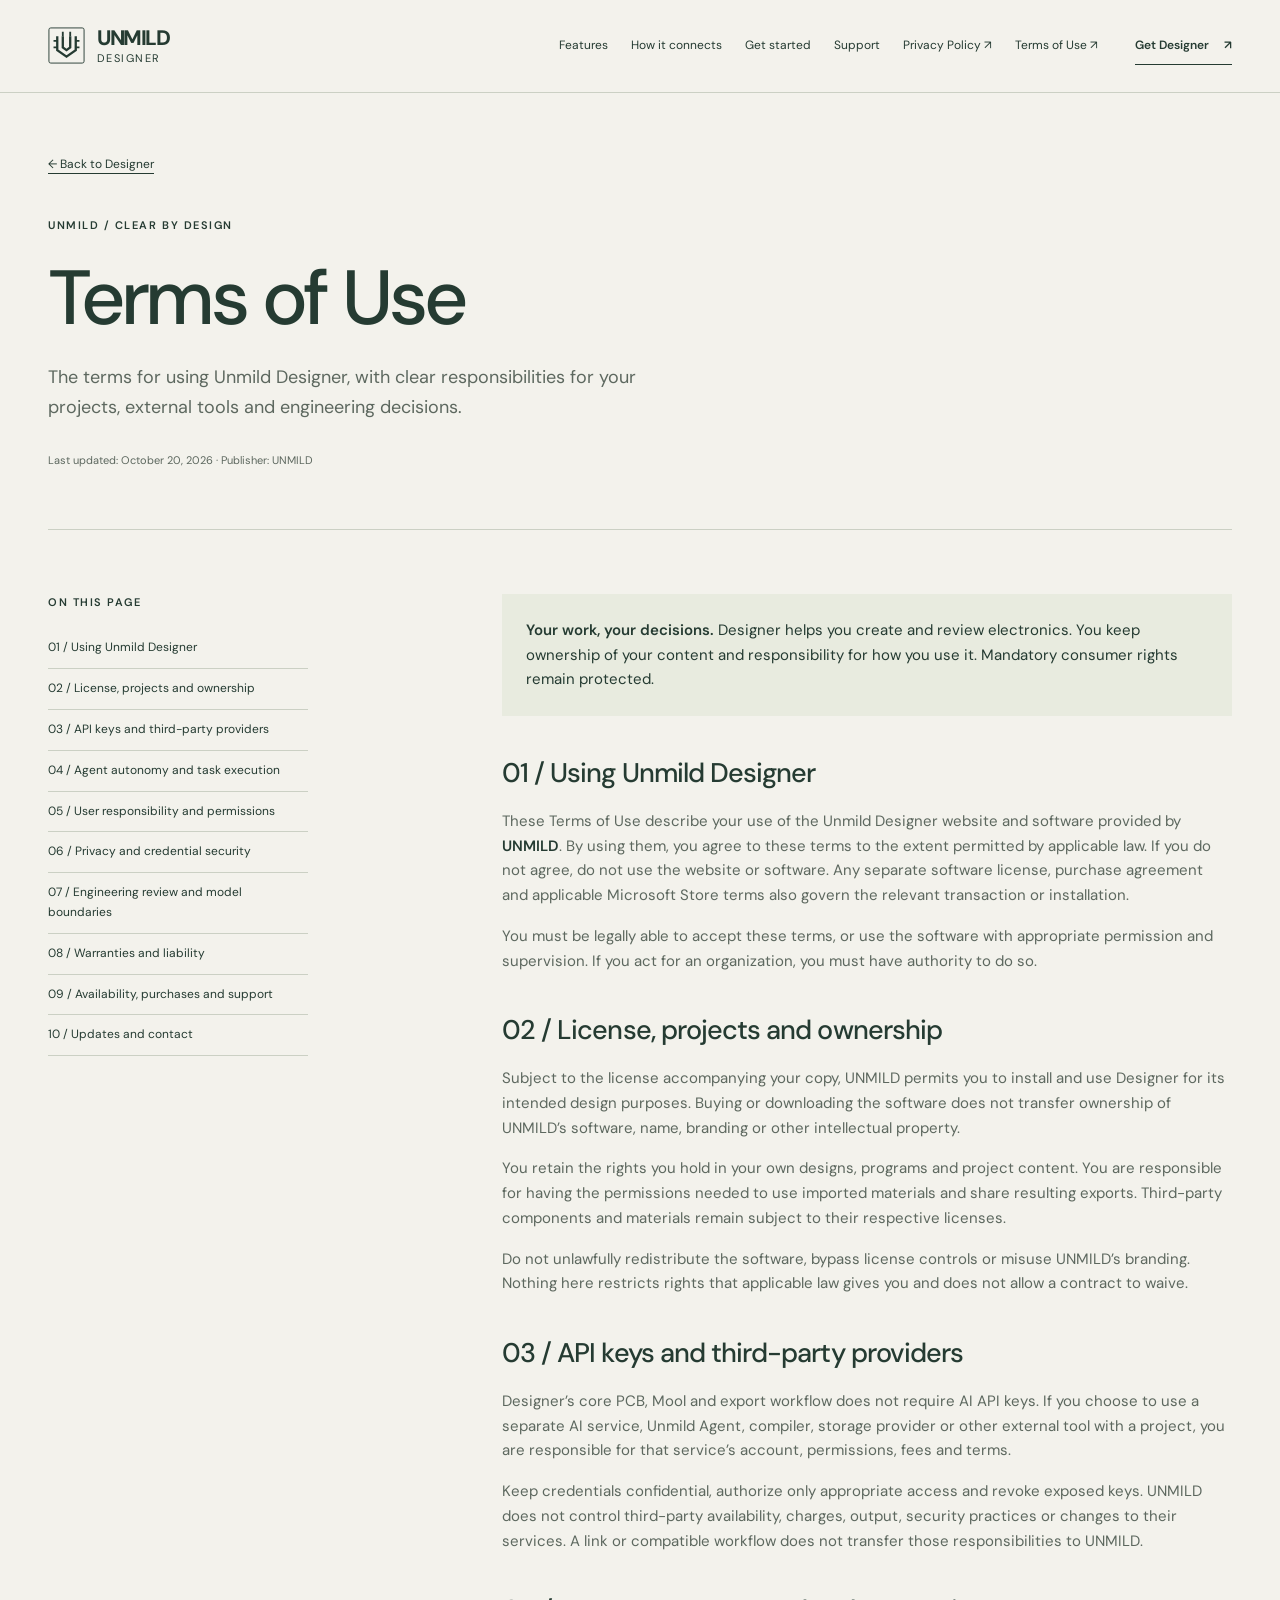
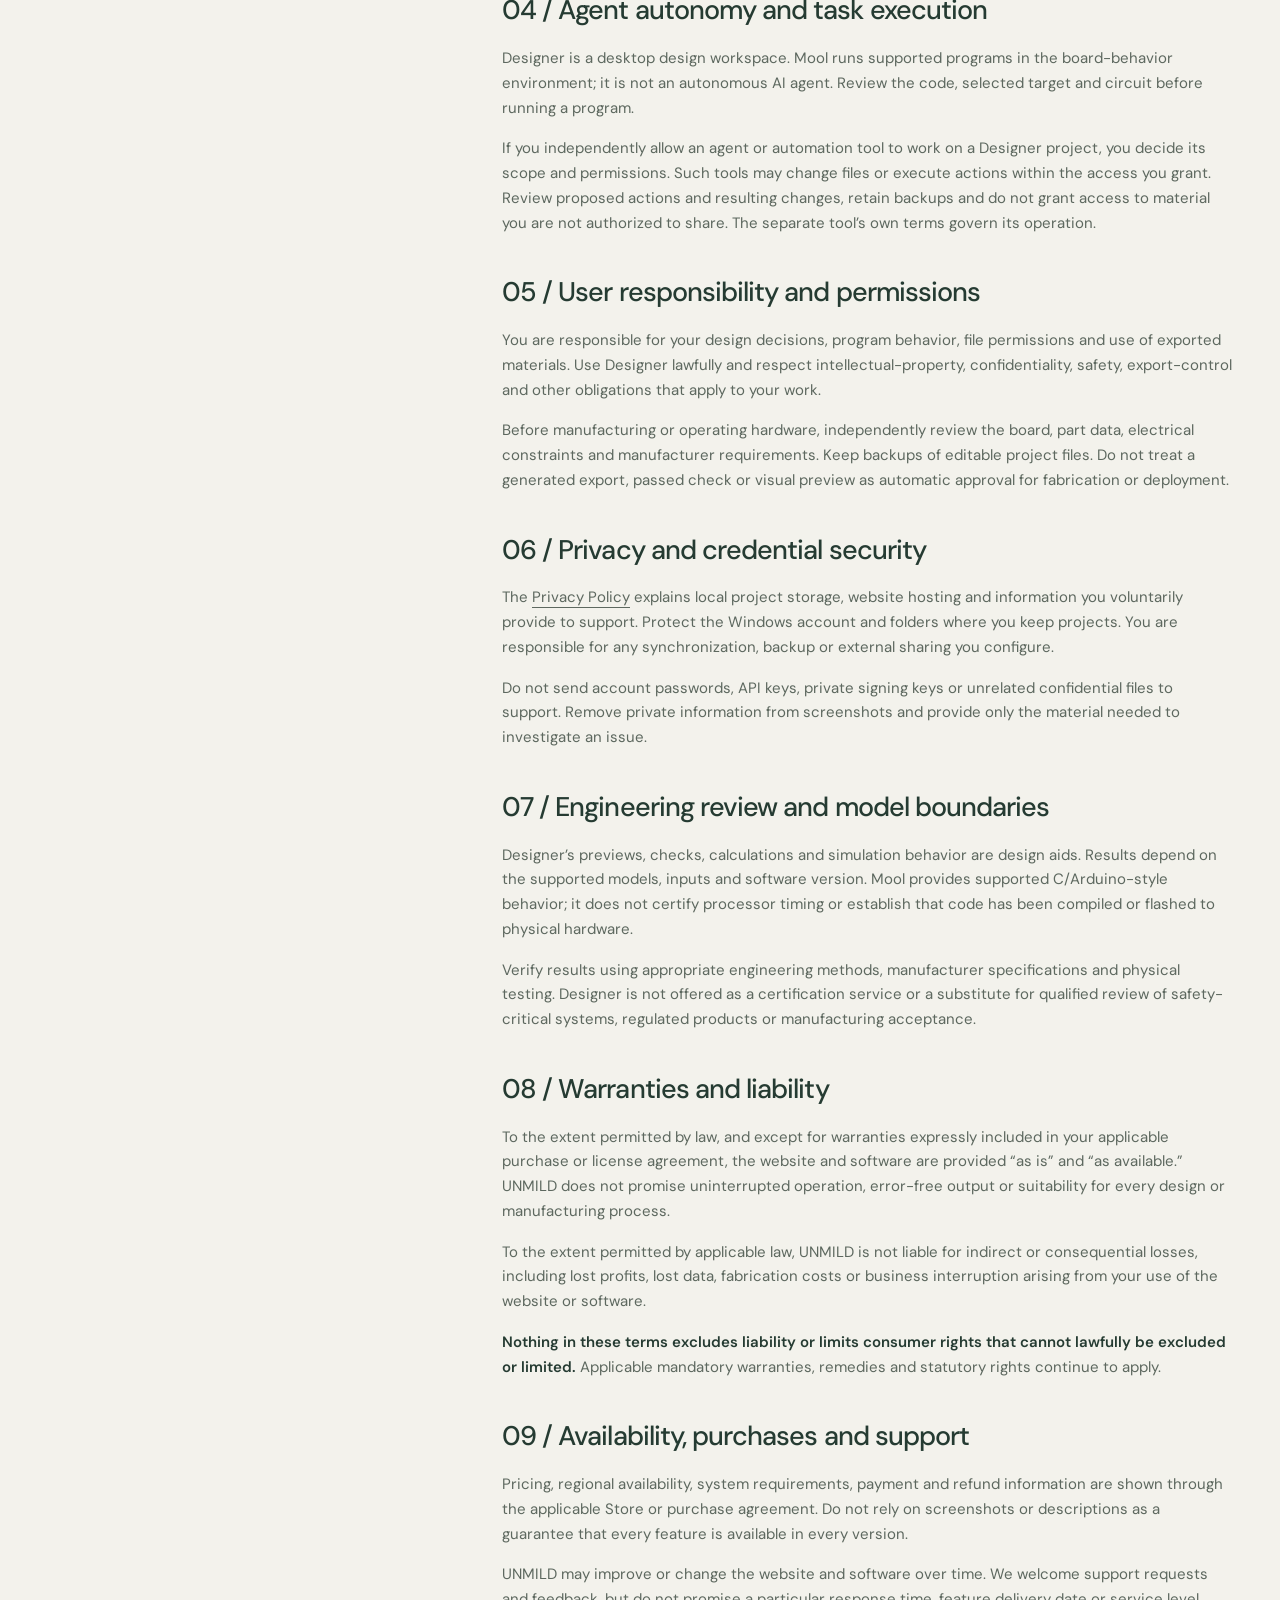
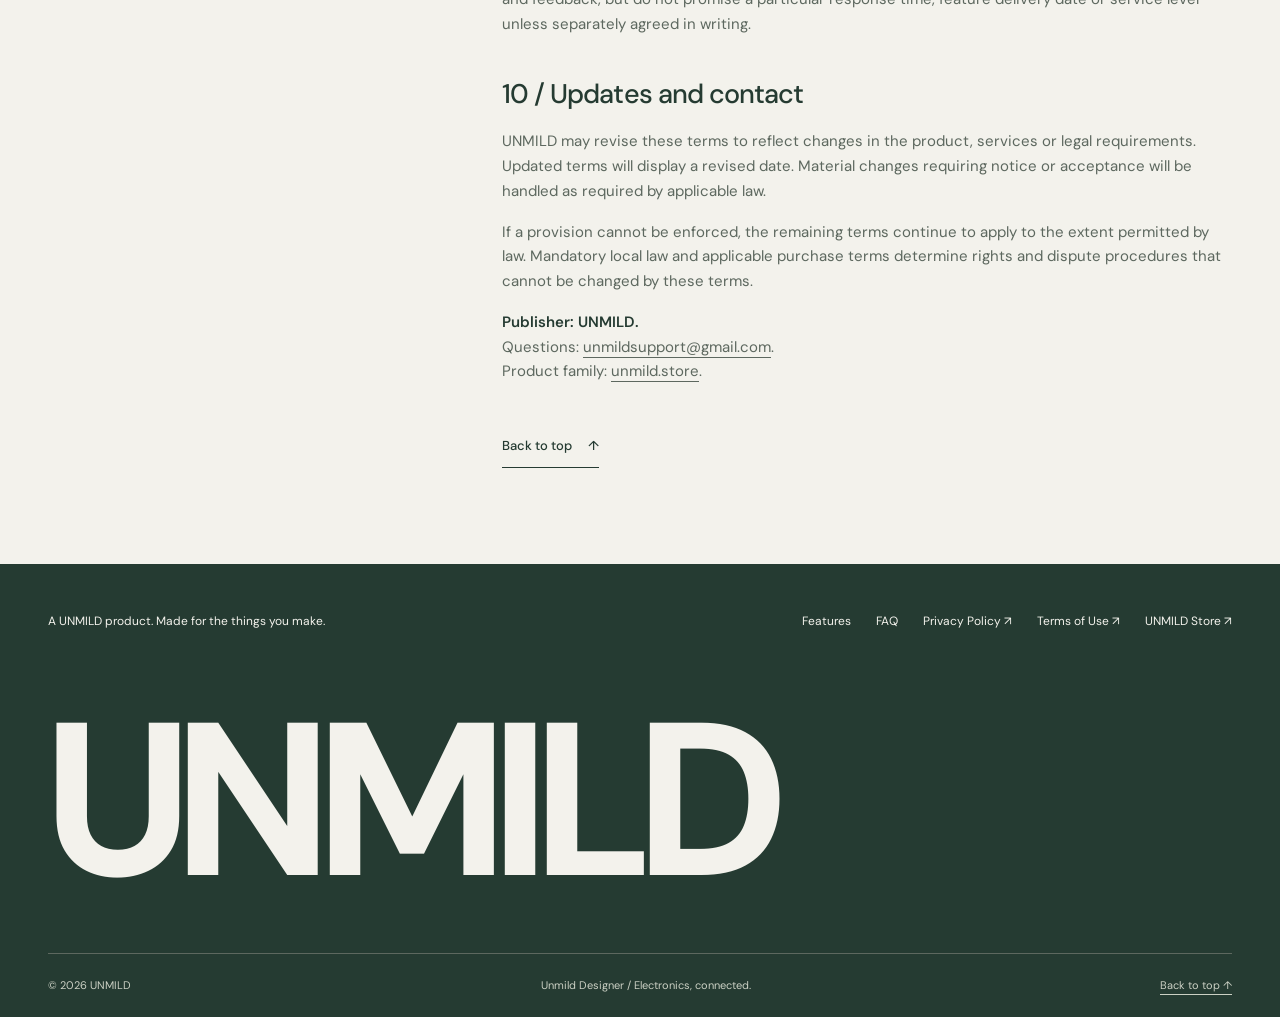
<file: terms.html>
<!doctype html>
<html lang="en" class="no-js">
<head>
<meta charset="utf-8"><meta name="viewport" content="width=device-width, initial-scale=1">
<title>Terms of Use — Unmild Designer</title>
<meta name="description" content="The terms for using Unmild Designer, with clear responsibilities for your projects, external tools and engineering decisions.">
<meta name="theme-color" content="#f3f2ec">
<link rel="icon" href="images/favicon.svg" type="image/svg+xml">
<link rel="stylesheet" href="css/style.css"><script src="js/main.js" defer></script>
</head>
<body><a class="skip-link" href="#main">Skip to content</a>
<header class="site-header">
  <div class="container nav-inner">
    <a class="brand" href="index.html" aria-label="Unmild Designer home">
      <img src="images/logo.svg" width="40" height="40" alt="">
      <span class="brand-word"><strong>UNMILD</strong><span>Designer</span></span>
    </a>
    <button class="nav-toggle" type="button" aria-expanded="false" aria-controls="nav-links">Menu <span aria-hidden="true">+</span></button>
    <nav class="nav-links" id="nav-links" aria-label="Primary">
      <a href="index.html#features">Features</a>
      <a href="index.html#architecture">How it connects</a>
      <a href="index.html#start">Get started</a>
      <a href="index.html#support">Support</a>
      <a href="privacy.html" target="_blank" rel="noopener noreferrer" aria-label="Privacy Policy (opens in a new tab)">Privacy Policy <span aria-hidden="true">↗</span></a>
      <a href="terms.html" target="_blank" rel="noopener noreferrer" aria-label="Terms of Use (opens in a new tab)">Terms of Use <span aria-hidden="true">↗</span></a>
      <a class="nav-cta" href="https://apps.microsoft.com/detail/9N8356C8128M">Get Designer <span class="arrow" aria-hidden="true">↗</span></a>
    </nav>
  </div>
</header>
<main id="main" tabindex="-1">
<div class="container legal-intro">
<a class="back-link" href="index.html">← Back to Designer</a>
<p class="eyebrow">UNMILD / Clear by design</p>
<h1>Terms of Use</h1><p class="lede">The terms for using Unmild Designer, with clear responsibilities for your projects, external tools and engineering decisions.</p>
<p class="legal-meta">Last updated: October 20, 2026 · Publisher: UNMILD</p>
</div>
<div class="container legal-layout">
<nav class="legal-toc" aria-label="On this page"><p class="eyebrow">On this page</p><ol><li><a href="#agreement">01 / Using Unmild Designer</a></li><li><a href="#license">02 / License, projects and ownership</a></li><li><a href="#api">03 / API keys and third-party providers</a></li><li><a href="#autonomy">04 / Agent autonomy and task execution</a></li><li><a href="#responsibility">05 / User responsibility and permissions</a></li><li><a href="#privacy">06 / Privacy and credential security</a></li><li><a href="#limits">07 / Engineering review and model boundaries</a></li><li><a href="#warranties">08 / Warranties and liability</a></li><li><a href="#store">09 / Availability, purchases and support</a></li><li><a href="#updates">10 / Updates and contact</a></li></ol></nav>
<div class="legal-body"><div class="legal-callout"><p><strong>Your work, your decisions.</strong> Designer helps you create and review electronics. You keep ownership of your content and responsibility for how you use it. Mandatory consumer rights remain protected.</p></div>
<section id="agreement"><h2>01 / Using Unmild Designer</h2><p>These Terms of Use describe your use of the Unmild Designer website and software provided by <strong>UNMILD</strong>. By using them, you agree to these terms to the extent permitted by applicable law. If you do not agree, do not use the website or software. Any separate software license, purchase agreement and applicable Microsoft Store terms also govern the relevant transaction or installation.</p><p>You must be legally able to accept these terms, or use the software with appropriate permission and supervision. If you act for an organization, you must have authority to do so.</p></section>
<section id="license"><h2>02 / License, projects and ownership</h2><p>Subject to the license accompanying your copy, UNMILD permits you to install and use Designer for its intended design purposes. Buying or downloading the software does not transfer ownership of UNMILD’s software, name, branding or other intellectual property.</p><p>You retain the rights you hold in your own designs, programs and project content. You are responsible for having the permissions needed to use imported materials and share resulting exports. Third-party components and materials remain subject to their respective licenses.</p><p>Do not unlawfully redistribute the software, bypass license controls or misuse UNMILD’s branding. Nothing here restricts rights that applicable law gives you and does not allow a contract to waive.</p></section>
<section id="api"><h2>03 / API keys and third-party providers</h2><p>Designer’s core PCB, Mool and export workflow does not require AI API keys. If you choose to use a separate AI service, Unmild Agent, compiler, storage provider or other external tool with a project, you are responsible for that service’s account, permissions, fees and terms.</p><p>Keep credentials confidential, authorize only appropriate access and revoke exposed keys. UNMILD does not control third-party availability, charges, output, security practices or changes to their services. A link or compatible workflow does not transfer those responsibilities to UNMILD.</p></section>
<section id="autonomy"><h2>04 / Agent autonomy and task execution</h2><p>Designer is a desktop design workspace. Mool runs supported programs in the board-behavior environment; it is not an autonomous AI agent. Review the code, selected target and circuit before running a program.</p><p>If you independently allow an agent or automation tool to work on a Designer project, you decide its scope and permissions. Such tools may change files or execute actions within the access you grant. Review proposed actions and resulting changes, retain backups and do not grant access to material you are not authorized to share. The separate tool’s own terms govern its operation.</p></section>
<section id="responsibility"><h2>05 / User responsibility and permissions</h2><p>You are responsible for your design decisions, program behavior, file permissions and use of exported materials. Use Designer lawfully and respect intellectual-property, confidentiality, safety, export-control and other obligations that apply to your work.</p><p>Before manufacturing or operating hardware, independently review the board, part data, electrical constraints and manufacturer requirements. Keep backups of editable project files. Do not treat a generated export, passed check or visual preview as automatic approval for fabrication or deployment.</p></section>
<section id="privacy"><h2>06 / Privacy and credential security</h2><p>The <a href="privacy.html" target="_blank" rel="noopener noreferrer" aria-label="Read the privacy policy (opens in a new tab)">Privacy Policy</a> explains local project storage, website hosting and information you voluntarily provide to support. Protect the Windows account and folders where you keep projects. You are responsible for any synchronization, backup or external sharing you configure.</p><p>Do not send account passwords, API keys, private signing keys or unrelated confidential files to support. Remove private information from screenshots and provide only the material needed to investigate an issue.</p></section>
<section id="limits"><h2>07 / Engineering review and model boundaries</h2><p>Designer’s previews, checks, calculations and simulation behavior are design aids. Results depend on the supported models, inputs and software version. Mool provides supported C/Arduino-style behavior; it does not certify processor timing or establish that code has been compiled or flashed to physical hardware.</p><p>Verify results using appropriate engineering methods, manufacturer specifications and physical testing. Designer is not offered as a certification service or a substitute for qualified review of safety-critical systems, regulated products or manufacturing acceptance.</p></section>
<section id="warranties"><h2>08 / Warranties and liability</h2><p>To the extent permitted by law, and except for warranties expressly included in your applicable purchase or license agreement, the website and software are provided “as is” and “as available.” UNMILD does not promise uninterrupted operation, error-free output or suitability for every design or manufacturing process.</p><p>To the extent permitted by applicable law, UNMILD is not liable for indirect or consequential losses, including lost profits, lost data, fabrication costs or business interruption arising from your use of the website or software.</p><p><strong>Nothing in these terms excludes liability or limits consumer rights that cannot lawfully be excluded or limited.</strong> Applicable mandatory warranties, remedies and statutory rights continue to apply.</p></section>
<section id="store"><h2>09 / Availability, purchases and support</h2><p>Pricing, regional availability, system requirements, payment and refund information are shown through the applicable Store or purchase agreement. Do not rely on screenshots or descriptions as a guarantee that every feature is available in every version.</p><p>UNMILD may improve or change the website and software over time. We welcome support requests and feedback, but do not promise a particular response time, feature delivery date or service level unless separately agreed in writing.</p></section>
<section id="updates"><h2>10 / Updates and contact</h2><p>UNMILD may revise these terms to reflect changes in the product, services or legal requirements. Updated terms will display a revised date. Material changes requiring notice or acceptance will be handled as required by applicable law.</p><p>If a provision cannot be enforced, the remaining terms continue to apply to the extent permitted by law. Mandatory local law and applicable purchase terms determine rights and dispute procedures that cannot be changed by these terms.</p><p><strong>Publisher: UNMILD.</strong><br>Questions: <a href="mailto:unmildsupport@gmail.com?subject=Unmild%20Designer%20terms">unmildsupport@gmail.com</a>.<br>Product family: <a href="https://unmild.store">unmild.store</a>.</p></section>
<a class="text-link" href="#main">Back to top <span aria-hidden="true">↑</span></a>
</div></div></main>
<footer class="site-footer">
  <div class="container">
    <div class="footer-top"><p>A UNMILD product. Made for the things you make.</p><nav class="footer-links" aria-label="Footer"><a href="index.html#features">Features</a><a href="index.html#faq">FAQ</a><a href="privacy.html" target="_blank" rel="noopener noreferrer" aria-label="Privacy Policy (opens in a new tab)">Privacy Policy ↗</a><a href="terms.html" target="_blank" rel="noopener noreferrer" aria-label="Terms of Use (opens in a new tab)">Terms of Use ↗</a><a href="https://unmild.store">UNMILD Store ↗</a></nav></div>
    <div class="footer-word" aria-hidden="true">UNMILD</div>
    <div class="footer-bottom"><span>© 2026 UNMILD</span><span>Unmild Designer / Electronics, connected.</span><a href="index.html#main">Back to top ↑</a></div>
  </div>
</footer>
</body></html>
</file>
<file: css/style.css>
@import url("fonts.css");

:root {
  --paper: #f3f2ec;
  --ink: #253b32;
  --muted: #5d685f;
  --line: #cbd0c4;
  --wash: #e8ebdf;
  --accent: #d5ef79;
  --sans: "DM Sans", Arial, sans-serif;
  --serif: "Instrument Serif", Georgia, serif;
  --space-1: 8px;
  --space-2: 16px;
  --space-3: 24px;
  --space-4: 32px;
  --space-5: 48px;
  --space-6: 72px;
  --space-7: 112px;
  --radius: 3px;
  --border: 1px solid var(--line);
  --page: min(1360px, calc(100% - 96px));
  --duration: 160ms;
  --header-height: 93px;
}
* { box-sizing: border-box; }
html { scroll-behavior: smooth; scroll-padding-top: calc(var(--header-height) + 24px); }
body { margin: 0; background: var(--paper); color: var(--ink); font: 400 16px/1.65 var(--sans); -webkit-font-smoothing: antialiased; }
button, input { font: inherit; }
button, a { -webkit-tap-highlight-color: transparent; }
a { color: inherit; text-underline-offset: 5px; }
button { color: inherit; }
button:not(:disabled), summary { cursor: pointer; }
button:disabled { opacity: .5; cursor: not-allowed; }
img { display: block; max-width: 100%; height: auto; }
h1, h2, h3, p, figure { margin: 0; }
h1, h2, h3 { font-weight: 500; line-height: 1.07; letter-spacing: -.055em; }
h1 { font-size: clamp(56px, 6.3vw, 92px); }
h2 { font-size: clamp(38px, 4.2vw, 60px); }
h3 { font-size: 30px; }
em { font-family: var(--serif); font-weight: 400; }
::selection { background: var(--accent); color: var(--ink); }
:focus-visible { outline: 2px solid currentColor; outline-offset: 5px; }
[hidden] { display: none !important; }
.container { width: var(--page); margin-inline: auto; }
.eyebrow { font-size: 11px; font-weight: 600; letter-spacing: .14em; text-transform: uppercase; line-height: 1.5; }
.muted { color: var(--muted); }
.sr-only { position: absolute; width: 1px; height: 1px; padding: 0; margin: -1px; clip: rect(0,0,0,0); overflow: hidden; white-space: nowrap; border: 0; }
.skip-link { position: fixed; top: -100px; left: 16px; z-index: 100; padding: 12px 20px; background: var(--accent); }
.skip-link:focus { top: 12px; }
.site-header { position: sticky; top: 0; z-index: 10; background: var(--paper); border-bottom: var(--border); }
.nav-inner { min-height: 92px; display: flex; align-items: center; justify-content: space-between; gap: 32px; }
.brand { display: inline-flex; align-items: center; gap: 12px; text-decoration: none; flex-shrink: 0; }
.brand img { width: 37px; height: 37px; }
.brand-word { display: flex; flex-direction: column; line-height: 1.08; }
.brand-word strong { font-size: 21px; font-weight: 800; letter-spacing: -.07em; }
.brand-word span { font-size: 11px; letter-spacing: .13em; margin-top: 4px; text-transform: uppercase; }
.nav-links { display: flex; align-items: center; gap: 23px; font-size: 12px; }
.nav-links a { padding-block: 12px; text-decoration: none; }
.nav-links a:hover { text-decoration: underline; }
.nav-links .nav-cta { border-bottom: 1px solid var(--ink); padding: 9px 0; margin-left: 14px; font-weight: 600; }
.nav-toggle { display: none; }
.arrow { display: inline-block; margin-left: 12px; transition: transform var(--duration); }
a:hover .arrow { transform: translate(2px, -2px); }
.button { display: inline-flex; justify-content: space-between; align-items: center; gap: 28px; min-height: 50px; padding: 13px 21px; border: 1px solid var(--ink); background: var(--ink); color: var(--paper); text-decoration: none; font-size: 13px; font-weight: 500; border-radius: var(--radius); transition: background var(--duration), color var(--duration); }
.button:hover { background: var(--paper); color: var(--ink); }
.button.light { background: var(--accent); color: var(--ink); border-color: var(--accent); }
.button.light:hover { background: var(--paper); border-color: var(--paper); }
.text-link { display: inline-flex; align-items: center; justify-content: space-between; min-height: 44px; gap: 16px; padding: 8px 0; border-bottom: 1px solid currentColor; font-size: 13px; font-weight: 500; text-decoration: none; }
.actions { display: flex; flex-wrap: wrap; gap: 26px; align-items: center; margin-top: 30px; }
.hero { padding: 40px 0 0; }
.hero-meta { display: flex; justify-content: space-between; gap: 24px; margin-bottom: 31px; }
.hero-meta .edition { font-size: 11px; color: var(--muted); }
.hero-grid { display: grid; grid-template-columns: 1.4fr 1fr; gap: 80px; align-items: end; margin-bottom: 42px; }
.hero h1 { max-width: 790px; }
.hero h1 em { letter-spacing: -.045em; }
.hero-copy { max-width: 420px; padding-bottom: 5px; justify-self: end; }
.hero-copy p { color: var(--muted); font-size: 16px; max-width: 380px; }
.hero-copy .availability { font-size: 11px; margin-top: 17px; }
.product-stage { background: var(--ink); padding: 23px 30px 0; overflow: hidden; }
.stage-label { display: flex; align-items: center; justify-content: space-between; color: var(--paper); gap: 20px; font-size: 11px; margin-bottom: 19px; }
.stage-label span:first-child { display: inline-flex; align-items: center; gap: 10px; }
.status-dot { width: 6px; height: 6px; background: var(--accent); border-radius: 50%; }
.hero-screen { max-width: 1120px; margin: auto; overflow: hidden; aspect-ratio: 1920/940; border: 1px solid #5d685f; border-bottom: 0; border-radius: 3px 3px 0 0; }
.hero-screen img { width: 100%; }
.figure-caption { display: flex; justify-content: space-between; gap: 24px; font-size: 11px; color: var(--muted); padding-block: 15px; border-bottom: var(--border); }
.section { padding-block: var(--space-7); }
.section-head { display: grid; grid-template-columns: 1fr 2.2fr; gap: 48px; margin-bottom: 48px; }
.section-head > .eyebrow { padding-top: 10px; }
.section-head h2 { max-width: 820px; }
.section-head p:not(.eyebrow) { color: var(--muted); max-width: 560px; margin-top: 20px; }
.feature-nav { display: flex; flex-wrap: wrap; gap: 0; border-top: var(--border); border-bottom: var(--border); margin-bottom: 32px; }
.feature-tab { padding: 19px 24px; min-height: 60px; background: transparent; border: 0; border-right: var(--border); font-size: 13px; display: inline-flex; gap: 30px; align-items: center; transition: background var(--duration); }
.feature-tab:first-child { border-left: var(--border); }
.feature-tab small { font-size: 10px; color: var(--muted); }
.feature-tab[aria-selected="true"] { background: var(--ink); color: var(--paper); }
.feature-tab[aria-selected="true"] small { color: var(--accent); }
.feature-tab:hover:not([aria-selected="true"]) { background: var(--wash); }
.feature-panel { display: grid; grid-template-columns: 1.8fr 1fr; gap: 58px; align-items: center; }
.product-shot { background: var(--wash); padding: 18px; min-width: 0; }
.screen-crop { overflow: hidden; aspect-ratio: 1920/940; border-radius: var(--radius); background: var(--ink); }
.screen-crop img { width: 100%; }
.product-shot figcaption { font-size: 10px; color: var(--muted); margin-top: 14px; }
.feature-copy .eyebrow { margin-bottom: 22px; }
.feature-copy h3 { font-size: clamp(30px, 3vw, 41px); margin-bottom: 20px; }
.feature-copy > p:not(.eyebrow) { color: var(--muted); font-size: 15px; }
.feature-list { list-style: none; margin: 24px 0 0; padding: 0; font-size: 12px; }
.feature-list li { border-top: var(--border); padding: 10px 0; display: flex; gap: 14px; }
.feature-list li::before { content: "↳"; }
.feature-copy .text-link { margin-top: 20px; }
.no-js .feature-nav { display: none; }
.no-js .feature-panel + .feature-panel { margin-top: 48px; padding-top: 48px; border-top: var(--border); }
.workbench { border-top: var(--border); padding-top: 48px; margin-top: 64px; display: grid; grid-template-columns: 1fr 1fr; gap: 80px; }
.workbench h3 { font-size: 27px; margin: 15px 0; }
.workbench p:not(.eyebrow) { font-size: 14px; color: var(--muted); max-width: 470px; }
.inline-specs { display: flex; flex-wrap: wrap; gap: 9px 22px; font-size: 11px; margin-top: 20px; }
.inline-specs span { border-bottom: var(--border); padding-bottom: 6px; }
.architecture { background: var(--ink); color: var(--paper); padding-block: 88px; }
.architecture .section-head { margin-bottom: 60px; }
.architecture .eyebrow { color: var(--accent); }
.architecture .section-head p:not(.eyebrow) { color: #cbd0c4; }
.system-flow { display: grid; grid-template-columns: 1fr 52px 1.2fr 52px 1fr; align-items: stretch; }
.flow-unit { padding: 26px 0; border-top: 1px solid #5d685f; border-bottom: 1px solid #5d685f; }
.flow-unit h3 { font-size: 27px; margin: 21px 0 12px; }
.flow-unit > p:last-child { color: #cbd0c4; font-size: 13px; max-width: 275px; }
.flow-unit.central { background: var(--accent); color: var(--ink); padding-inline: 28px; border-color: var(--accent); }
.flow-unit.central .eyebrow,.flow-unit.central > p:last-child { color: var(--ink); }
.flow-arrow { display: flex; align-items: center; justify-content: center; color: var(--accent); font-size: 24px; }
.architecture-foot { margin-top: 28px; display: flex; gap: 32px; justify-content: space-between; font-size: 11px; color: #cbd0c4; }
.how-grid { display: grid; grid-template-columns: 1fr 1.1fr; gap: 80px; align-items: start; }
.steps { list-style: none; padding: 0; margin: 0; counter-reset: workflow; }
.steps li { counter-increment: workflow; display: grid; grid-template-columns: 40px 1fr; column-gap: 20px; padding: 21px 0; border-top: var(--border); }
.steps li:first-child { padding-top: 19px; }
.steps li::before { content: "0" counter(workflow); font-size: 11px; padding-top: 5px; }
.steps h3 { font-size: 23px; letter-spacing: -.04em; }
.steps p { grid-column: 2; font-size: 13px; color: var(--muted); margin-top: 10px; max-width: 370px; }
.export-package { background: var(--wash); padding: 30px 32px; }
.package-top { display: flex; justify-content: space-between; font-size: 12px; padding-bottom: 24px; border-bottom: var(--border); }
.folder-row { margin: 28px 0 24px; display: flex; align-items: center; gap: 15px; font-size: 21px; letter-spacing: -.04em; }
.folder-icon { width: 35px; height: 28px; border: 1px solid currentColor; position: relative; border-radius: 1px; }
.folder-icon::before { content: ""; position: absolute; width: 15px; height: 5px; left: -1px; top: -6px; border: 1px solid currentColor; border-bottom: 0; }
.file-list { margin: 0 0 24px 16px; padding: 0 0 0 34px; list-style: none; border-left: var(--border); }
.file-list li { display: flex; justify-content: space-between; gap: 20px; padding: 10px 0; font-size: 12px; border-bottom: var(--border); }
.file-list span:last-child { font-size: 10px; color: var(--muted); padding-top: 2px; }
.export-package > p { color: var(--muted); font-size: 12px; max-width: 410px; }
code { font: .9em ui-monospace, Consolas, monospace; }
.get-started-note { margin-top: 24px; font-size: 12px; color: var(--muted); display: flex; justify-content: space-between; gap: 24px; }
.faq-section { border-top: var(--border); display: grid; grid-template-columns: 1fr 2.2fr; gap: 48px; padding-top: 72px; padding-bottom: 96px; }
.faq-heading h2 { font-size: 40px; margin-top: 20px; }
.faq details { border-bottom: var(--border); }
.faq details:first-child { border-top: var(--border); }
.faq summary { position: relative; padding: 22px 40px 22px 0; font-size: 15px; font-weight: 500; list-style: none; }
.faq summary::-webkit-details-marker { display: none; }
.faq summary::after { content: "+"; position: absolute; right: 2px; top: 18px; font-size: 24px; font-weight: 400; }
.faq details[open] summary::after { content: "−"; }
.faq details p { font-size: 14px; color: var(--muted); padding: 0 40px 24px 0; max-width: 700px; }
.support { padding: 64px 0; background: var(--wash); }
.support-grid { display: grid; grid-template-columns: 1fr 1fr; gap: 80px; align-items: center; }
.support h2 { margin-top: 17px; font-size: 45px; }
.support-copy > p { max-width: 460px; color: var(--muted); font-size: 14px; }
.support .text-link { margin-top: 20px; font-size: 16px; overflow-wrap: anywhere; }
.support-note { margin-top: 15px; font-size: 11px !important; }
.closing { padding: 72px 0; display: flex; justify-content: space-between; align-items: center; gap: 40px; }
.closing h2 { font-size: 43px; }
.closing p { font-size: 13px; color: var(--muted); margin-top: 14px; }
.site-footer { background: var(--ink); color: var(--paper); padding: 36px 0 23px; }
.footer-top { display: flex; justify-content: space-between; align-items: center; gap: 32px; font-size: 12px; }
.footer-links { display: flex; flex-wrap: wrap; gap: 25px; }
.footer-links a { min-height: 44px; display: inline-flex; align-items: center; text-decoration: none; }
.footer-links a:hover { text-decoration: underline; }
.footer-word { font-size: clamp(60px, 17vw, 245px); font-weight: 800; letter-spacing: -.085em; line-height: 1.12; padding: 35px 0 30px; margin-left: -.025em; }
.footer-bottom { display: flex; justify-content: space-between; gap: 20px; border-top: 1px solid #5d685f; padding-top: 22px; color: #cbd0c4; font-size: 11px; }
.legal-intro { padding: 52px 0 60px; border-bottom: var(--border); }
.back-link { font-size: 12px; display: inline-block; padding-block: 10px; margin-bottom: 32px; }
.legal-intro .eyebrow { margin-bottom: 24px; }
.legal-intro h1 { font-size: clamp(48px, 6vw, 80px); }
.legal-intro .lede { max-width: 640px; font-size: 18px; color: var(--muted); margin-top: 24px; }
.legal-meta { font-size: 11px; color: var(--muted); margin-top: 28px; }
.legal-layout { display: grid; grid-template-columns: 260px minmax(0, 730px); justify-content: space-between; gap: 72px; padding-block: 64px 96px; }
.legal-toc { align-self: start; position: sticky; top: calc(var(--header-height) + 30px); font-size: 12px; }
.legal-toc ol { list-style: none; padding: 0; margin: 18px 0 0; }
.legal-toc a { display: block; text-decoration: none; border-bottom: var(--border); padding: 10px 0; }
.legal-toc a:hover { text-decoration: underline; }
.legal-body section { margin-bottom: 40px; }
.legal-body h2 { font-size: 27px; letter-spacing: -.035em; margin-bottom: 19px; line-height: 1.25; }
.legal-body p, .legal-body li { font-size: 15px; color: var(--muted); }
.legal-body p + p { margin-top: 16px; }
.legal-body ul { padding-left: 20px; }
.legal-body li { margin-bottom: 10px; }
.legal-body strong { color: var(--ink); font-weight: 600; }
.legal-callout { padding: 24px; background: var(--wash); margin-bottom: 40px; }
.legal-callout p { color: var(--ink); }
.image-error { padding: 30px; color: var(--paper); background: var(--ink); font-size: 13px; }
.image-error a { display: inline-block; margin-top: 10px; }
.feature-stories { padding: 88px 0 96px; border-top: var(--border); }
.story-row { display: grid; grid-template-columns: 1fr 1.15fr; gap: 72px; padding-block: 64px; border-top: var(--border); align-items: start; }
.story-copy .eyebrow { margin-bottom: 22px; }
.story-copy h3 { font-size: clamp(32px, 3.5vw, 46px); margin-bottom: 24px; }
.story-copy > p:not(.eyebrow) { font-size: 15px; color: var(--muted); }
.story-copy > p + p { margin-top: 16px; }
.story-image { margin-top: 45px; }
.story-reverse { grid-template-columns: 1.15fr 1fr; }
.story-reverse .story-copy { grid-column: 2; grid-row: 1; }
.story-reverse .story-image { grid-column: 1; grid-row: 1; }
.benefit-list { margin: 28px 0 0; }
.benefit-list > div { padding: 14px 0; border-top: var(--border); }
.benefit-list dt { font-size: 13px; font-weight: 600; }
.benefit-list dd { margin: 5px 0 0; font-size: 13px; color: var(--muted); }
.story-copy .story-footnote { font-size: 11px !important; border-top: var(--border); padding-top: 14px; margin-top: 6px; }
.capability-row { display: grid; grid-template-columns: .6fr 1.2fr .85fr; gap: 48px; border-top: var(--border); padding: 40px 0; }
.capability-row > .eyebrow { padding-top: 6px; }
.capability-row h3 { font-size: 32px; margin-bottom: 20px; }
.capability-row p:not(.eyebrow) { color: var(--muted); font-size: 14px; }
.capability-row ul { list-style: none; margin: 0; padding: 0; font-size: 12px; }
.capability-row li { padding: 12px 0; border-bottom: var(--border); }
.capability-row .text-link { margin-top: 18px; }

@media (min-width:1600px) { .hero { padding-top: 50px; } .hero-grid { margin-bottom: 48px; } }
@media (max-width:1100px) {
  :root { --page: calc(100% - 64px); --space-7: 88px; }
  .nav-links { gap: 20px; }
  .nav-links .nav-cta { margin-left: 0; }
  .hero-grid { gap: 40px; grid-template-columns: 1.25fr 1fr; }
  .hero h1 { font-size: clamp(54px, 6.6vw, 76px); }
  .hero-copy p { font-size: 14px; }
  .actions { gap: 16px; }
  .section-head, .faq-section { grid-template-columns: 1fr 2fr; gap: 32px; }
  .feature-panel { gap: 32px; grid-template-columns: 1.5fr 1fr; }
  .feature-tab { gap: 20px; padding-inline: 19px; }
  .feature-copy h3 { font-size: 32px; }
  .how-grid,.workbench,.support-grid { gap: 40px; }
  .legal-layout { grid-template-columns: 220px minmax(0, 1fr); gap: 40px; }
  .story-row { gap: 36px; }
  .capability-row { gap: 28px; grid-template-columns: .65fr 1.2fr 1fr; }
}
@media (max-width:1050px) {
  :root { --header-height: 77px; }
  .js .nav-links { max-height: calc(100dvh - var(--header-height)); overflow-y: auto; overscroll-behavior: contain; }
}
@media (min-width:801px) and (max-width:1050px) {
  .nav-inner { min-height: 76px; }
  .nav-toggle { display: inline-flex; gap: 18px; min-height: 44px; align-items: center; padding: 8px 13px; background: none; border: var(--border); font-size: 12px; border-radius: var(--radius); }
  .js .nav-links { display: none; position: absolute; top: 76px; left: 0; right: 0; background: var(--paper); padding: 16px 32px 22px; border-bottom: var(--border); }
  .js .nav-links.is-open { display: flex; flex-direction: column; gap: 0; align-items: stretch; }
  .nav-links a { min-height: 46px; }
  .nav-links .nav-cta { border: 0; }
  .no-js .nav-toggle { display: none; }
  .no-js .nav-inner { flex-wrap: wrap; padding-block: 20px; gap: 16px; }
  .no-js .nav-links { flex-wrap: wrap; }
}
@media (max-width:800px) {
  :root { --page: calc(100% - 40px); --space-7: 64px; }
  .nav-inner { min-height: 76px; }
  .brand img { width: 33px; height: 33px; }
  .brand-word strong { font-size: 19px; }
  .brand-word span { font-size: 10px; }
  .nav-toggle { display: inline-flex; gap: 18px; min-height: 44px; align-items: center; padding: 8px 13px; background: none; border: var(--border); font-size: 12px; border-radius: var(--radius); }
  .js .nav-links { display: none; position: absolute; top: 76px; left: 0; right: 0; background: var(--paper); padding: 16px 20px 22px; border-bottom: var(--border); }
  .js .nav-links.is-open { display: flex; flex-direction: column; gap: 0; align-items: stretch; }
  .nav-links a { min-height: 46px; }
  .nav-links .nav-cta { border: 0; }
  .no-js .nav-toggle { display: none; }
  .no-js .nav-inner { flex-wrap: wrap; padding-block: 20px; gap: 16px; }
  .no-js .nav-links { flex-wrap: wrap; gap: 18px; }
  .hero { padding-top: 28px; }
  .hero-meta { margin-bottom: 26px; }
  .hero-meta .edition { display: none; }
  .hero-grid { grid-template-columns: 1fr; gap: 24px; margin-bottom: 32px; }
  .hero h1 { font-size: clamp(48px, 8.5vw, 72px); }
  .hero-copy { justify-self: start; max-width: 520px; }
  .hero-copy p { max-width: 470px; font-size: 15px; }
  .hero-copy .availability { margin-top: 13px; }
  .actions { margin-top: 22px; gap: 20px; }
  .product-stage { padding: 16px 14px 0; }
  .stage-label { font-size: 10px; margin-bottom: 14px; }
  .stage-label > span:last-child { display: none; }
  .figure-caption { font-size: 10px; gap: 15px; }
  .figure-caption span:last-child { text-align: right; }
  .section-head,.faq-section { grid-template-columns: 1fr; gap: 22px; }
  .section-head { margin-bottom: 32px; }
  .section-head > .eyebrow { padding-top: 0; }
  .feature-nav { display: grid; grid-template-columns: 1fr 1fr; }
  .feature-tab { padding: 13px 16px; min-height: 52px; justify-content: space-between; border-right: 0; }
  .feature-tab:first-child { border-left: 0; }
  .feature-tab:nth-child(-n+2) { border-bottom: var(--border); }
  .feature-tab:nth-child(odd) { border-right: var(--border); }
  .feature-panel { grid-template-columns: 1fr; gap: 27px; }
  .feature-copy { max-width: 560px; }
  .feature-copy .eyebrow { margin-bottom: 14px; }
  .feature-copy h3 { font-size: 36px; }
  .feature-copy > p:not(.eyebrow) { font-size: 14px; }
  .product-shot { padding: 12px; }
  .product-shot figcaption { font-size: 10px; margin-top: 12px; }
  .workbench { grid-template-columns: 1fr; gap: 32px; margin-top: 40px; padding-top: 32px; }
  .architecture { padding-block: 60px; }
  .architecture .section-head { margin-bottom: 36px; }
  .system-flow { grid-template-columns: 1fr; }
  .flow-unit { padding: 24px; }
  .flow-unit h3 { margin-top: 14px; }
  .flow-unit > p:last-child { max-width: 460px; }
  .flow-arrow { height: 40px; transform: rotate(90deg); }
  .architecture-foot { flex-wrap: wrap; gap: 10px; font-size: 10px; }
  .how-grid { grid-template-columns: 1fr; gap: 32px; }
  .steps p { max-width: 520px; }
  .export-package { padding: 24px; }
  .get-started-note { flex-wrap: wrap; gap: 8px; font-size: 11px; }
  .faq-section { padding-top: 52px; padding-bottom: 60px; gap: 30px; }
  .faq-heading h2 { font-size: 36px; margin-top: 14px; }
  .faq summary { font-size: 14px; }
  .support { padding-block: 48px; }
  .support-grid { grid-template-columns: 1fr; gap: 24px; }
  .support h2 { font-size: 39px; }
  .support .text-link { font-size: 14px; }
  .closing { flex-direction: column; align-items: start; padding-block: 52px; gap: 26px; }
  .closing h2 { font-size: 38px; }
  .footer-top { align-items: start; flex-direction: column; gap: 20px; }
  .footer-links { gap: 12px 22px; }
  .footer-word { font-size: 17vw; padding-block: 28px; }
  .footer-bottom { font-size: 10px; flex-wrap: wrap; gap: 12px; }
  .legal-intro { padding: 28px 0 36px; }
  .legal-intro .lede { font-size: 16px; }
  .legal-layout { grid-template-columns: 1fr; gap: 40px; padding-block: 36px 48px; }
  .legal-toc { position: static; }
  .legal-toc ol { display: grid; grid-template-columns: 1fr 1fr; gap: 0 24px; }
  .legal-body h2 { font-size: 26px; }
  .feature-stories { padding-block: 56px; }
  .story-row,.story-reverse { grid-template-columns: 1fr; gap: 28px; padding-block: 36px; }
  .story-reverse .story-copy,.story-reverse .story-image { grid-column: auto; grid-row: auto; }
  .story-image { margin-top: 0; }
  .story-copy h3 { font-size: 36px; }
  .story-copy > p:not(.eyebrow) { font-size: 14px; }
  .capability-row { grid-template-columns: 1fr; gap: 20px; padding-block: 32px; }
  .capability-row h3 { font-size: 32px; }
  .capability-row ul { display: grid; grid-template-columns: 1fr 1fr; column-gap: 20px; }
}
@media (max-width:380px) {
  :root { --page: calc(100% - 32px); }
  .hero h1 { font-size: 44px; }
  .button { padding-inline: 16px; gap: 16px; }
  .file-list { padding-left: 18px; margin-left: 8px; }
  .file-list li { flex-wrap: wrap; gap: 3px 12px; }
  .legal-toc ol { grid-template-columns: 1fr; }
}
@media (prefers-reduced-motion: reduce) {
  html { scroll-behavior: auto; }
  *, *::before, *::after { transition: none !important; animation: none !important; }
}
@media print {
  .site-header,.site-footer,.legal-toc,.back-link,.actions { display: none; }
  :root { --page: 100%; }
  .legal-layout { display: block; padding: 24px 0; }
  body { background: white; color: black; }
  .legal-body section { break-inside: avoid; }
}
</file>
